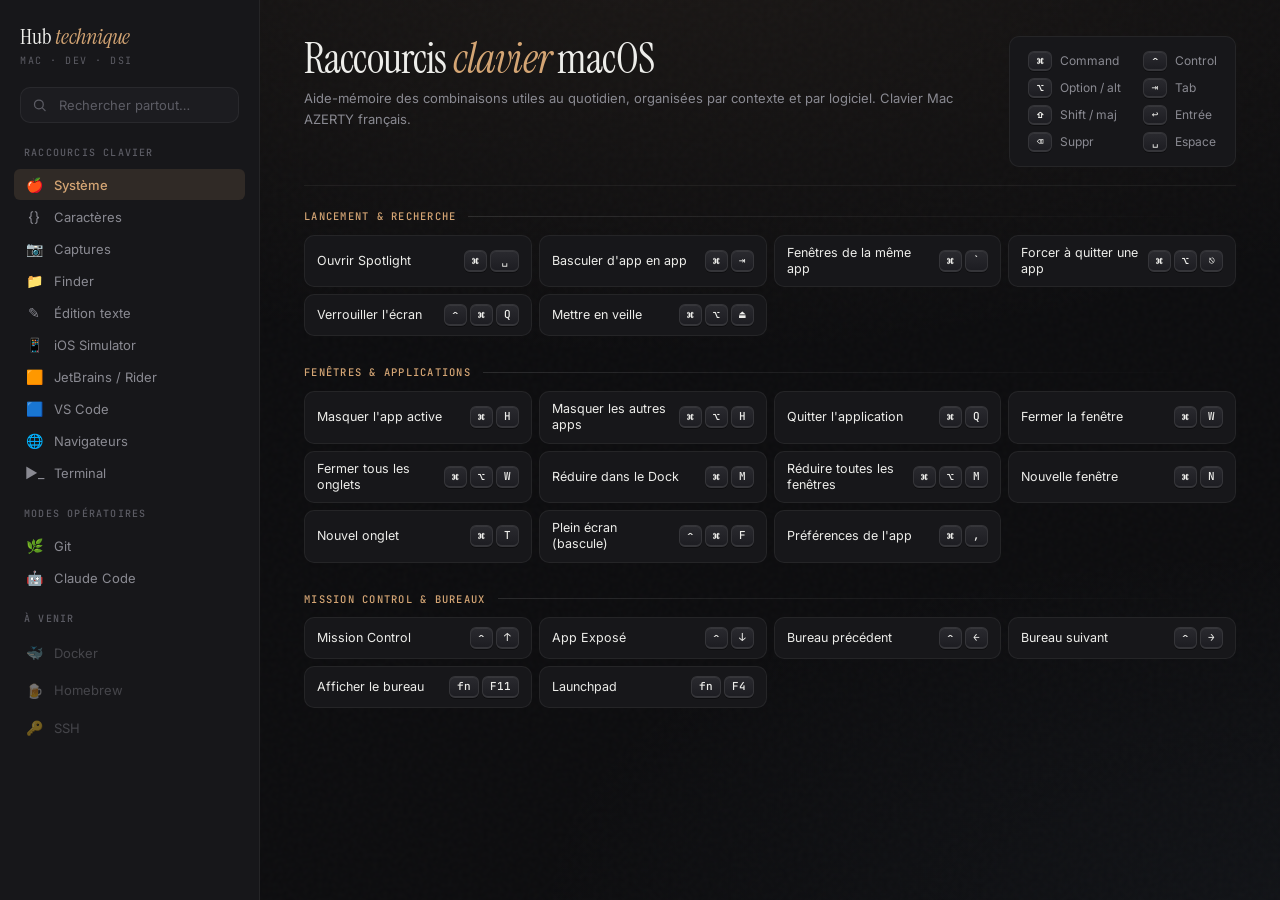
<file: hub-technique.html>
<!DOCTYPE html>
<html lang="fr">
<head>
<meta charset="UTF-8">
<meta name="viewport" content="width=device-width, initial-scale=1.0">
<title>Hub technique — Raccourcis & Modes opératoires</title>
<link rel="preconnect" href="https://fonts.googleapis.com">
<link rel="preconnect" href="https://fonts.gstatic.com" crossorigin>
<link href="https://fonts.googleapis.com/css2?family=Instrument+Serif:ital@0;1&family=Inter:wght@300;400;500;600;700&family=JetBrains+Mono:wght@400;500;600&display=swap" rel="stylesheet">
<style>
  :root {
    --bg:          #0d0d0f;
    --bg-raised:   #17171a;
    --bg-card:     #1c1c20;
    --bg-code:     #0a0a0c;
    --border:      rgba(255, 255, 255, 0.06);
    --border-strong: rgba(255, 255, 255, 0.12);
    --text:        #ededea;
    --text-muted:  #8a8a92;
    --text-dim:    #5c5c64;
    --accent:      #d4a574;
    --accent-soft: #d4a57422;
    --accent-hover: #e8b683;
    --accent-blue: #7aa7d9;
    --accent-green: #7dc89a;
    --accent-red:  #d97a7a;
    --key-bg-top:  #2a2a2f;
    --key-bg-bot:  #1d1d22;
    --key-border:  #353539;
    --key-shadow:  rgba(0, 0, 0, 0.4);
    --radius:      10px;
    --radius-sm:   6px;

    --syntax-keyword: #c792ea;
    --syntax-string:  #c3e88d;
    --syntax-comment: #676e95;
    --syntax-func:    #82aaff;
    --syntax-flag:    #ffcb6b;
  }

  * { box-sizing: border-box; margin: 0; padding: 0; }
  html { scroll-behavior: smooth; }

  body {
    font-family: 'Inter', -apple-system, sans-serif;
    background: var(--bg);
    color: var(--text);
    min-height: 100vh;
    line-height: 1.6;
    background-image:
      radial-gradient(ellipse 80% 50% at 50% -10%, rgba(212, 165, 116, 0.08), transparent),
      radial-gradient(ellipse 60% 40% at 100% 100%, rgba(122, 167, 217, 0.04), transparent);
    background-attachment: fixed;
  }

  body::before {
    content: '';
    position: fixed;
    inset: 0;
    pointer-events: none;
    opacity: 0.025;
    background-image: url("data:image/svg+xml,%3Csvg viewBox='0 0 200 200' xmlns='http://www.w3.org/2000/svg'%3E%3Cfilter id='n'%3E%3CfeTurbulence type='fractalNoise' baseFrequency='0.9'/%3E%3C/filter%3E%3Crect width='100%25' height='100%25' filter='url(%23n)'/%3E%3C/svg%3E");
    z-index: 1;
  }

  /* ============ LAYOUT ============ */
  .app {
    display: grid;
    grid-template-columns: 260px 1fr;
    min-height: 100vh;
    position: relative;
    z-index: 2;
  }

  /* ============ SIDEBAR ============ */
  aside {
    background: var(--bg-raised);
    border-right: 1px solid var(--border);
    padding: 24px 14px;
    position: sticky;
    top: 0;
    height: 100vh;
    overflow-y: auto;
  }

  .brand {
    font-family: 'Instrument Serif', serif;
    font-size: 22px;
    line-height: 1.15;
    margin-bottom: 4px;
    letter-spacing: -0.01em;
    padding: 0 6px;
  }
  .brand em { font-style: italic; color: var(--accent); }

  .brand-sub {
    font-family: 'JetBrains Mono', monospace;
    font-size: 10px;
    letter-spacing: 0.15em;
    text-transform: uppercase;
    color: var(--text-dim);
    margin-bottom: 18px;
    padding: 0 6px;
  }

  /* Global search in sidebar */
  .search-wrapper {
    position: relative;
    margin-bottom: 22px;
    padding: 0 6px;
  }

  .search-wrapper svg {
    position: absolute;
    left: 18px;
    top: 50%;
    transform: translateY(-50%);
    color: var(--text-dim);
    pointer-events: none;
  }

  #global-search {
    width: 100%;
    padding: 9px 14px 9px 38px;
    background: var(--bg-card);
    border: 1px solid var(--border);
    border-radius: var(--radius);
    color: var(--text);
    font-family: 'Inter', sans-serif;
    font-size: 13px;
    transition: all 0.2s;
  }
  #global-search:focus {
    outline: none;
    border-color: var(--accent);
    box-shadow: 0 0 0 3px var(--accent-soft);
  }
  #global-search::placeholder { color: var(--text-dim); }

  .search-hint {
    font-family: 'JetBrains Mono', monospace;
    font-size: 10px;
    color: var(--text-dim);
    margin-top: 6px;
    padding: 0 6px;
  }

  .nav-group { margin-bottom: 18px; }

  .nav-group-title {
    font-family: 'JetBrains Mono', monospace;
    font-size: 10px;
    font-weight: 500;
    letter-spacing: 0.12em;
    text-transform: uppercase;
    color: var(--text-dim);
    margin-bottom: 8px;
    padding: 0 10px;
  }

  .nav-item {
    display: flex;
    align-items: center;
    gap: 10px;
    padding: 7px 10px;
    border-radius: var(--radius-sm);
    color: var(--text-muted);
    text-decoration: none;
    font-size: 13px;
    cursor: pointer;
    transition: all 0.15s;
    margin-bottom: 1px;
    border: none;
    background: none;
    width: 100%;
    text-align: left;
    font-family: inherit;
  }

  .nav-item:hover { background: rgba(255,255,255,0.03); color: var(--text); }

  .nav-item.active {
    background: var(--accent-soft);
    color: var(--accent);
    font-weight: 500;
  }

  .nav-icon {
    font-size: 14px;
    width: 20px;
    text-align: center;
    flex-shrink: 0;
  }

  .nav-sub {
    margin-left: 28px;
    padding-left: 12px;
    border-left: 1px solid var(--border);
    margin-top: 4px;
    margin-bottom: 6px;
    display: none;
  }
  .nav-item.active ~ .nav-sub { display: block; }

  .nav-sub a {
    display: block;
    padding: 4px 10px;
    font-size: 12px;
    color: var(--text-dim);
    text-decoration: none;
    border-radius: var(--radius-sm);
    transition: all 0.15s;
  }

  .nav-sub a:hover { color: var(--text); background: rgba(255,255,255,0.03); }

  /* ============ MAIN ============ */
  main {
    padding: 36px 44px 80px;
    max-width: 1200px;
  }

  .page { display: none; animation: fadeIn 0.25s ease-out; }
  .page.active { display: block; }

  @keyframes fadeIn {
    from { opacity: 0; transform: translateY(3px); }
    to { opacity: 1; transform: translateY(0); }
  }

  /* ============ HEADER commun ============ */
  .page-header {
    margin-bottom: 24px;
    padding-bottom: 18px;
    border-bottom: 1px solid var(--border);
  }

  .page-eyebrow {
    font-family: 'JetBrains Mono', monospace;
    font-size: 11px;
    font-weight: 500;
    letter-spacing: 0.15em;
    text-transform: uppercase;
    color: var(--accent);
    margin-bottom: 8px;
  }

  .page-title {
    font-family: 'Instrument Serif', serif;
    font-size: clamp(30px, 4.5vw, 48px);
    font-weight: 400;
    line-height: 1.1;
    letter-spacing: -0.02em;
    margin-bottom: 8px;
  }
  .page-title em { font-style: italic; color: var(--accent); }

  .page-intro {
    color: var(--text-muted);
    font-size: 14px;
    max-width: 700px;
  }

  /* ============ HEADER SPÉCIFIQUE RACCOURCIS (légende 2 col à droite) ============ */
  .shortcuts-header {
    display: grid;
    grid-template-columns: 1fr auto;
    gap: 32px;
    align-items: start;
    margin-bottom: 22px;
    padding-bottom: 18px;
    border-bottom: 1px solid var(--border);
  }

  .shortcuts-header h1 {
    font-family: 'Instrument Serif', serif;
    font-size: clamp(28px, 3.8vw, 42px);
    font-weight: 400;
    line-height: 1.1;
    letter-spacing: -0.02em;
    margin-bottom: 6px;
    white-space: nowrap;
  }
  .shortcuts-header h1 em { font-style: italic; color: var(--accent); }

  .shortcuts-header .page-intro { margin-bottom: 0; font-size: 13px; }

  .legend {
    display: grid;
    grid-template-columns: repeat(2, auto);
    column-gap: 22px;
    row-gap: 7px;
    padding: 14px 18px;
    background: var(--bg-raised);
    border: 1px solid var(--border);
    border-radius: var(--radius);
  }

  .legend-item {
    display: flex;
    align-items: center;
    gap: 8px;
    font-size: 12px;
    color: var(--text-muted);
    white-space: nowrap;
  }

  .legend-item kbd {
    min-width: 24px;
    font-size: 11px;
    padding: 3px 7px;
  }

  /* ============ SECTIONS (communes) ============ */
  .section {
    margin-bottom: 28px;
    scroll-margin-top: 20px;
  }

  .section-title {
    font-family: 'JetBrains Mono', monospace;
    font-size: 10.5px;
    font-weight: 500;
    letter-spacing: 0.12em;
    text-transform: uppercase;
    color: var(--accent);
    margin-bottom: 10px;
    display: flex;
    align-items: center;
    gap: 12px;
  }

  .section-title::after {
    content: '';
    flex: 1;
    height: 1px;
    background: linear-gradient(to right, var(--border-strong), transparent);
  }

  /* MOP : bigger section titles */
  .mop-section-title {
    font-family: 'Instrument Serif', serif;
    font-size: 28px;
    font-weight: 400;
    line-height: 1.2;
    letter-spacing: -0.01em;
    margin-bottom: 6px;
    color: var(--text);
    text-transform: none;
  }

  .mop-section-title::after { display: none; }

  .section-subtitle {
    color: var(--text-muted);
    font-size: 14px;
    margin-bottom: 18px;
  }

  /* ============ CARTE RACCOURCI (grille 4 col) ============ */
  .grid {
    display: grid;
    grid-template-columns: repeat(4, minmax(0, 1fr));
    gap: 7px;
  }

  .card {
    background: var(--bg-raised);
    border: 1px solid var(--border);
    border-radius: var(--radius);
    padding: 9px 12px;
    display: flex;
    justify-content: space-between;
    align-items: center;
    gap: 10px;
    transition: all 0.15s ease;
    min-width: 0;
  }

  .card:hover {
    background: var(--bg-card);
    border-color: var(--border-strong);
    transform: translateY(-1px);
  }

  .card-desc {
    font-size: 12.5px;
    color: var(--text);
    line-height: 1.3;
    flex: 1;
    min-width: 0;
  }

  .card-desc .tip {
    display: block;
    font-size: 10.5px;
    color: var(--text-dim);
    margin-top: 1px;
    font-style: italic;
  }

  .keys {
    display: flex;
    gap: 3px;
    align-items: center;
    flex-shrink: 0;
  }

  kbd {
    font-family: 'JetBrains Mono', monospace;
    font-size: 11px;
    font-weight: 500;
    padding: 4px 7px;
    min-width: 22px;
    background: linear-gradient(to bottom, var(--key-bg-top), var(--key-bg-bot));
    border: 1px solid var(--key-border);
    border-bottom-width: 2px;
    border-radius: var(--radius-sm);
    color: var(--text);
    box-shadow:
      0 1px 0 var(--key-shadow),
      inset 0 1px 0 rgba(255, 255, 255, 0.06);
    text-align: center;
    display: inline-flex;
    align-items: center;
    justify-content: center;
    line-height: 1;
    white-space: nowrap;
  }

  kbd.wide { padding-left: 10px; padding-right: 10px; }

  /* ============ SCENARIO (MOP) ============ */
  .scenario {
    background: var(--bg-raised);
    border: 1px solid var(--border);
    border-radius: var(--radius);
    padding: 20px 22px;
    margin-bottom: 12px;
    transition: border-color 0.2s;
  }

  .scenario:hover { border-color: var(--border-strong); }

  .scenario-title {
    font-size: 15px;
    font-weight: 600;
    color: var(--text);
    margin-bottom: 8px;
    display: flex;
    align-items: baseline;
    gap: 10px;
  }

  .scenario-title::before {
    content: '';
    width: 4px;
    height: 4px;
    border-radius: 50%;
    background: var(--accent);
    flex-shrink: 0;
    margin-top: 8px;
  }

  .scenario-desc {
    color: var(--text-muted);
    font-size: 13.5px;
    line-height: 1.55;
    margin-bottom: 12px;
    padding-left: 14px;
  }

  .scenario-desc strong { color: var(--text); font-weight: 500; }
  .scenario-desc code {
    font-family: 'JetBrains Mono', monospace;
    font-size: 12px;
    padding: 1px 6px;
    background: var(--bg-code);
    border: 1px solid var(--border);
    border-radius: 4px;
    color: var(--accent);
  }

  /* ============ CODE BLOCK ============ */
  .code-block {
    position: relative;
    background: var(--bg-code);
    border: 1px solid var(--border);
    border-radius: var(--radius-sm);
    margin: 10px 0 6px;
    overflow: hidden;
  }

  .code-header {
    display: flex;
    justify-content: space-between;
    align-items: center;
    padding: 8px 12px;
    border-bottom: 1px solid var(--border);
    background: rgba(255,255,255,0.015);
  }

  .code-lang {
    font-family: 'JetBrains Mono', monospace;
    font-size: 10.5px;
    letter-spacing: 0.1em;
    text-transform: uppercase;
    color: var(--text-dim);
  }

  .copy-btn {
    background: none;
    border: 1px solid var(--border);
    color: var(--text-muted);
    padding: 4px 10px;
    border-radius: 5px;
    font-family: 'JetBrains Mono', monospace;
    font-size: 11px;
    cursor: pointer;
    transition: all 0.15s;
    display: flex;
    align-items: center;
    gap: 5px;
  }

  .copy-btn:hover {
    background: var(--bg-card);
    color: var(--text);
    border-color: var(--border-strong);
  }

  .copy-btn.copied {
    background: var(--accent-soft);
    border-color: var(--accent);
    color: var(--accent);
  }

  pre {
    padding: 14px 16px;
    overflow-x: auto;
    font-family: 'JetBrains Mono', monospace;
    font-size: 13px;
    line-height: 1.6;
    color: var(--text);
  }
  pre code { font-family: inherit; }

  .sh-comment { color: var(--syntax-comment); font-style: italic; }
  .sh-str     { color: var(--syntax-string); }
  .sh-func    { color: var(--syntax-func); }

  /* ============ CALLOUT ============ */
  .callout {
    display: flex;
    gap: 12px;
    padding: 12px 16px;
    background: rgba(122, 167, 217, 0.06);
    border: 1px solid rgba(122, 167, 217, 0.2);
    border-left: 3px solid var(--accent-blue);
    border-radius: var(--radius-sm);
    margin-top: 10px;
    font-size: 13px;
    color: var(--text);
    line-height: 1.5;
  }

  .callout.warn {
    background: rgba(217, 122, 122, 0.06);
    border-color: rgba(217, 122, 122, 0.2);
    border-left-color: var(--accent-red);
  }

  .callout.tip {
    background: rgba(125, 200, 154, 0.06);
    border-color: rgba(125, 200, 154, 0.2);
    border-left-color: var(--accent-green);
  }

  .callout-icon {
    flex-shrink: 0;
    font-size: 14px;
    line-height: 1.5;
  }

  .callout strong { color: var(--text); font-weight: 600; }

  /* ============ PROJECT CARDS ============ */
  .project-grid {
    display: grid;
    grid-template-columns: repeat(auto-fill, minmax(420px, 1fr));
    gap: 14px;
    margin-top: 6px;
  }

  .project {
    background: var(--bg-raised);
    border: 1px solid var(--border);
    border-radius: var(--radius);
    padding: 20px 22px;
    transition: all 0.2s;
    display: flex;
    flex-direction: column;
  }

  .project:hover {
    border-color: var(--border-strong);
    transform: translateY(-2px);
  }

  .project-header {
    display: flex;
    justify-content: space-between;
    align-items: center;
    margin-bottom: 10px;
    gap: 12px;
  }

  .project-title {
    font-size: 15px;
    font-weight: 600;
    color: var(--text);
  }

  .project-badge {
    font-family: 'JetBrains Mono', monospace;
    font-size: 10px;
    font-weight: 500;
    letter-spacing: 0.08em;
    text-transform: uppercase;
    padding: 3px 8px;
    border-radius: 4px;
    white-space: nowrap;
    flex-shrink: 0;
  }

  .badge-l1 { background: rgba(125, 200, 154, 0.12); color: var(--accent-green); }
  .badge-l2 { background: rgba(255, 203, 107, 0.12); color: var(--syntax-flag); }
  .badge-l3 { background: rgba(217, 122, 122, 0.12); color: var(--accent-red); }
  .badge-l4 { background: rgba(199, 146, 234, 0.12); color: var(--syntax-keyword); }

  .project-desc {
    color: var(--text-muted);
    font-size: 13px;
    line-height: 1.65;
    margin-bottom: 14px;
    flex: 1;
  }

  .project-prompt-label {
    font-family: 'JetBrains Mono', monospace;
    font-size: 10px;
    letter-spacing: 0.1em;
    text-transform: uppercase;
    color: var(--text-dim);
    margin-bottom: 6px;
  }

  .level-title {
    font-family: 'Instrument Serif', serif;
    font-size: 22px;
    font-weight: 400;
    margin: 28px 0 8px;
  }

  .level-subtitle {
    color: var(--text-muted);
    font-size: 13px;
    margin-bottom: 16px;
  }

  /* ============ TABLE ============ */
  .table-wrap {
    background: var(--bg-raised);
    border: 1px solid var(--border);
    border-radius: var(--radius);
    overflow: hidden;
    margin-bottom: 14px;
  }

  table { width: 100%; border-collapse: collapse; }

  th, td {
    padding: 10px 16px;
    text-align: left;
    font-size: 13px;
    border-bottom: 1px solid var(--border);
  }

  th {
    background: rgba(255,255,255,0.02);
    font-weight: 500;
    color: var(--text-dim);
    font-family: 'JetBrains Mono', monospace;
    font-size: 10.5px;
    letter-spacing: 0.1em;
    text-transform: uppercase;
  }

  td:first-child code {
    font-family: 'JetBrains Mono', monospace;
    font-size: 12.5px;
    color: var(--accent);
    background: var(--bg-code);
    padding: 2px 7px;
    border-radius: 4px;
    border: 1px solid var(--border);
  }

  tbody tr:last-child td { border-bottom: none; }
  tbody tr:hover { background: rgba(255,255,255,0.015); }

  /* ============ SEARCH RESULTS ============ */
  .no-results {
    text-align: center;
    padding: 48px 20px;
    color: var(--text-muted);
    font-size: 14px;
    display: none;
  }
  .no-results.show { display: block; }

  .search-mode-banner {
    background: var(--accent-soft);
    border: 1px solid var(--accent);
    border-radius: var(--radius-sm);
    padding: 10px 14px;
    margin-bottom: 16px;
    font-size: 12.5px;
    color: var(--accent);
    display: none;
  }
  .search-mode-banner.show { display: block; }

  /* ============ MOBILE ============ */
  .menu-toggle {
    display: none;
    position: fixed;
    top: 16px;
    left: 16px;
    z-index: 100;
    background: var(--bg-raised);
    border: 1px solid var(--border);
    color: var(--text);
    padding: 8px 12px;
    border-radius: var(--radius-sm);
    cursor: pointer;
    font-family: inherit;
  }

  @media (max-width: 1200px) {
    .grid { grid-template-columns: repeat(3, minmax(0, 1fr)); }
  }

  @media (max-width: 900px) {
    .app { grid-template-columns: 1fr; }
    aside {
      position: fixed;
      left: -280px;
      top: 0;
      z-index: 99;
      width: 260px;
      transition: left 0.3s ease;
      box-shadow: 8px 0 24px rgba(0,0,0,0.4);
    }
    aside.open { left: 0; }
    main { padding: 64px 24px 60px; }
    .menu-toggle { display: block; }
    .project-grid { grid-template-columns: 1fr; }
    .grid { grid-template-columns: repeat(2, minmax(0, 1fr)); }
    .shortcuts-header { grid-template-columns: 1fr; gap: 18px; }
    .shortcuts-header h1 { white-space: normal; }
  }

  @media (max-width: 600px) {
    .grid { grid-template-columns: 1fr; }
    .legend { grid-template-columns: 1fr 1fr; }
  }

  ::-webkit-scrollbar { width: 8px; height: 8px; }
  ::-webkit-scrollbar-track { background: transparent; }
  ::-webkit-scrollbar-thumb { background: var(--border-strong); border-radius: 4px; }
  ::-webkit-scrollbar-thumb:hover { background: rgba(255,255,255,0.2); }
</style>
</head>
<body>

<button class="menu-toggle" id="menuToggle">☰ Menu</button>

<div class="app">

  <!-- ============ SIDEBAR ============ -->
  <aside id="sidebar">
    <div class="brand">Hub <em>technique</em></div>
    <div class="brand-sub">Mac · Dev · DSI</div>

    <div class="search-wrapper">
      <svg width="15" height="15" viewBox="0 0 24 24" fill="none" stroke="currentColor" stroke-width="2" stroke-linecap="round" stroke-linejoin="round">
        <circle cx="11" cy="11" r="7"></circle>
        <line x1="21" y1="21" x2="16.65" y2="16.65"></line>
      </svg>
      <input type="search" id="global-search" placeholder="Rechercher partout…" autocomplete="off">
    </div>

    <div class="nav-group">
      <div class="nav-group-title">Raccourcis clavier</div>
      <button class="nav-item active" data-page="system"><span class="nav-icon">🍎</span><span>Système</span></button>
      <button class="nav-item" data-page="chars"><span class="nav-icon">{}</span><span>Caractères</span></button>
      <button class="nav-item" data-page="screenshot"><span class="nav-icon">📷</span><span>Captures</span></button>
      <button class="nav-item" data-page="finder"><span class="nav-icon">📁</span><span>Finder</span></button>
      <button class="nav-item" data-page="text"><span class="nav-icon">✎</span><span>Édition texte</span></button>
      <button class="nav-item" data-page="simulator"><span class="nav-icon">📱</span><span>iOS Simulator</span></button>
      <button class="nav-item" data-page="jetbrains"><span class="nav-icon">🟧</span><span>JetBrains / Rider</span></button>
      <button class="nav-item" data-page="vscode"><span class="nav-icon">🟦</span><span>VS Code</span></button>
      <button class="nav-item" data-page="browser"><span class="nav-icon">🌐</span><span>Navigateurs</span></button>
      <button class="nav-item" data-page="terminal"><span class="nav-icon">▶_</span><span>Terminal</span></button>
    </div>

    <div class="nav-group">
      <div class="nav-group-title">Modes opératoires</div>
      <button class="nav-item" data-page="git"><span class="nav-icon">🌿</span><span>Git</span></button>
      <div class="nav-sub">
        <a href="#git-concepts">Concepts de base</a>
        <a href="#git-config">Configuration initiale</a>
        <a href="#git-quotidien">Travail au quotidien</a>
        <a href="#git-branches">Branches & fusion</a>
        <a href="#git-erreurs">Rattraper une erreur</a>
        <a href="#git-collab">Collaboration (push/pull)</a>
        <a href="#git-cheatsheet">Cheat sheet</a>
      </div>
      <button class="nav-item" data-page="claude-code"><span class="nav-icon">🤖</span><span>Claude Code</span></button>
      <div class="nav-sub">
        <a href="#cc-installation">Installation</a>
        <a href="#cc-premier-pas">Premiers pas</a>
        <a href="#cc-scenarios">Scénarios courants</a>
        <a href="#cc-slash">Commandes slash</a>
        <a href="#cc-bonnes-pratiques">Bonnes pratiques</a>
        <a href="#cc-projets">Idées de projets</a>
      </div>
    </div>

    <div class="nav-group">
      <div class="nav-group-title">À venir</div>
      <div class="nav-item" style="opacity:0.4;cursor:default"><span class="nav-icon">🐳</span><span>Docker</span></div>
      <div class="nav-item" style="opacity:0.4;cursor:default"><span class="nav-icon">🍺</span><span>Homebrew</span></div>
      <div class="nav-item" style="opacity:0.4;cursor:default"><span class="nav-icon">🔑</span><span>SSH</span></div>
    </div>
  </aside>

  <main>

    <div class="search-mode-banner" id="searchBanner">
      🔍 Recherche globale active — résultats filtrés dans toutes les catégories. Appuie sur <kbd style="padding:1px 6px;font-size:10px">Échap</kbd> pour effacer.
    </div>

    <div class="no-results" id="noResults">Aucun résultat pour ta recherche.</div>

    <!-- ================ SHORTCUTS HEADER (visible uniquement sur pages de raccourcis) ================ -->
    <div class="shortcuts-header" id="shortcutsHeader">
      <div>
        <h1>Raccourcis <em>clavier</em> macOS</h1>
        <p class="page-intro">Aide-mémoire des combinaisons utiles au quotidien, organisées par contexte et par logiciel. Clavier Mac AZERTY français.</p>
      </div>
      <div class="legend">
        <div class="legend-item"><kbd>⌘</kbd> Command</div>
        <div class="legend-item"><kbd>⌃</kbd> Control</div>
        <div class="legend-item"><kbd>⌥</kbd> Option / alt</div>
        <div class="legend-item"><kbd>⇥</kbd> Tab</div>
        <div class="legend-item"><kbd>⇧</kbd> Shift / maj</div>
        <div class="legend-item"><kbd>↩</kbd> Entrée</div>
        <div class="legend-item"><kbd>⌫</kbd> Suppr</div>
        <div class="legend-item"><kbd>␣</kbd> Espace</div>
      </div>
    </div>

    <!-- =================================================================== -->
    <!-- RACCOURCIS : SYSTÈME                                                -->
    <!-- =================================================================== -->
    <div class="page active" data-page="system" data-type="shortcuts">
      <div class="section"><div class="section-title">Lancement & recherche</div>
        <div class="grid">
          <div class="card"><span class="card-desc">Ouvrir Spotlight</span><span class="keys"><kbd>⌘</kbd><kbd class="wide">␣</kbd></span></div>
          <div class="card"><span class="card-desc">Basculer d'app en app</span><span class="keys"><kbd>⌘</kbd><kbd>⇥</kbd></span></div>
          <div class="card"><span class="card-desc">Fenêtres de la même app</span><span class="keys"><kbd>⌘</kbd><kbd>`</kbd></span></div>
          <div class="card"><span class="card-desc">Forcer à quitter une app</span><span class="keys"><kbd>⌘</kbd><kbd>⌥</kbd><kbd>⎋</kbd></span></div>
          <div class="card"><span class="card-desc">Verrouiller l'écran</span><span class="keys"><kbd>⌃</kbd><kbd>⌘</kbd><kbd>Q</kbd></span></div>
          <div class="card"><span class="card-desc">Mettre en veille</span><span class="keys"><kbd>⌘</kbd><kbd>⌥</kbd><kbd>⏏</kbd></span></div>
        </div>
      </div>
      <div class="section"><div class="section-title">Fenêtres & applications</div>
        <div class="grid">
          <div class="card"><span class="card-desc">Masquer l'app active</span><span class="keys"><kbd>⌘</kbd><kbd>H</kbd></span></div>
          <div class="card"><span class="card-desc">Masquer les autres apps</span><span class="keys"><kbd>⌘</kbd><kbd>⌥</kbd><kbd>H</kbd></span></div>
          <div class="card"><span class="card-desc">Quitter l'application</span><span class="keys"><kbd>⌘</kbd><kbd>Q</kbd></span></div>
          <div class="card"><span class="card-desc">Fermer la fenêtre</span><span class="keys"><kbd>⌘</kbd><kbd>W</kbd></span></div>
          <div class="card"><span class="card-desc">Fermer tous les onglets</span><span class="keys"><kbd>⌘</kbd><kbd>⌥</kbd><kbd>W</kbd></span></div>
          <div class="card"><span class="card-desc">Réduire dans le Dock</span><span class="keys"><kbd>⌘</kbd><kbd>M</kbd></span></div>
          <div class="card"><span class="card-desc">Réduire toutes les fenêtres</span><span class="keys"><kbd>⌘</kbd><kbd>⌥</kbd><kbd>M</kbd></span></div>
          <div class="card"><span class="card-desc">Nouvelle fenêtre</span><span class="keys"><kbd>⌘</kbd><kbd>N</kbd></span></div>
          <div class="card"><span class="card-desc">Nouvel onglet</span><span class="keys"><kbd>⌘</kbd><kbd>T</kbd></span></div>
          <div class="card"><span class="card-desc">Plein écran (bascule)</span><span class="keys"><kbd>⌃</kbd><kbd>⌘</kbd><kbd>F</kbd></span></div>
          <div class="card"><span class="card-desc">Préférences de l'app</span><span class="keys"><kbd>⌘</kbd><kbd>,</kbd></span></div>
        </div>
      </div>
      <div class="section"><div class="section-title">Mission Control & bureaux</div>
        <div class="grid">
          <div class="card"><span class="card-desc">Mission Control</span><span class="keys"><kbd>⌃</kbd><kbd>↑</kbd></span></div>
          <div class="card"><span class="card-desc">App Exposé</span><span class="keys"><kbd>⌃</kbd><kbd>↓</kbd></span></div>
          <div class="card"><span class="card-desc">Bureau précédent</span><span class="keys"><kbd>⌃</kbd><kbd>←</kbd></span></div>
          <div class="card"><span class="card-desc">Bureau suivant</span><span class="keys"><kbd>⌃</kbd><kbd>→</kbd></span></div>
          <div class="card"><span class="card-desc">Afficher le bureau</span><span class="keys"><kbd>fn</kbd><kbd>F11</kbd></span></div>
          <div class="card"><span class="card-desc">Launchpad</span><span class="keys"><kbd>fn</kbd><kbd>F4</kbd></span></div>
        </div>
      </div>
    </div>

    <!-- =================================================================== -->
    <!-- RACCOURCIS : CARACTÈRES                                             -->
    <!-- =================================================================== -->
    <div class="page" data-page="chars" data-type="shortcuts">
      <div class="section"><div class="section-title">Crochets & accolades (AZERTY Mac)</div>
        <div class="grid">
          <div class="card"><span class="card-desc">Crochet ouvrant <strong>[</strong></span><span class="keys"><kbd>⌥</kbd><kbd>⇧</kbd><kbd>(</kbd></span></div>
          <div class="card"><span class="card-desc">Crochet fermant <strong>]</strong></span><span class="keys"><kbd>⌥</kbd><kbd>⇧</kbd><kbd>)</kbd></span></div>
          <div class="card"><span class="card-desc">Accolade ouvrante <strong>{</strong></span><span class="keys"><kbd>⌥</kbd><kbd>(</kbd></span></div>
          <div class="card"><span class="card-desc">Accolade fermante <strong>}</strong></span><span class="keys"><kbd>⌥</kbd><kbd>)</kbd></span></div>
          <div class="card"><span class="card-desc">Pipe <strong>|</strong></span><span class="keys"><kbd>⌥</kbd><kbd>⇧</kbd><kbd>L</kbd></span></div>
          <div class="card"><span class="card-desc">Anti-slash <strong>\</strong></span><span class="keys"><kbd>⌥</kbd><kbd>⇧</kbd><kbd>/</kbd></span></div>
        </div>
      </div>
      <div class="section"><div class="section-title">Programmation & web</div>
        <div class="grid">
          <div class="card"><span class="card-desc">Arobase <strong>@</strong></span><span class="keys"><kbd>@</kbd></span></div>
          <div class="card"><span class="card-desc">Dièse <strong>#</strong></span><span class="keys"><kbd>⌥</kbd><kbd>⇧</kbd><kbd>@</kbd></span></div>
          <div class="card"><span class="card-desc">Tilde <strong>~</strong> <span class="tip">puis espace</span></span><span class="keys"><kbd>⌥</kbd><kbd>N</kbd></span></div>
          <div class="card"><span class="card-desc">Backtick <strong>`</strong> <span class="tip">puis espace</span></span><span class="keys"><kbd>⌥</kbd><kbd>⇧</kbd><kbd>@</kbd></span></div>
          <div class="card"><span class="card-desc">Esperluette <strong>&</strong></span><span class="keys"><kbd>1</kbd></span></div>
          <div class="card"><span class="card-desc">Euro <strong>€</strong></span><span class="keys"><kbd>⌥</kbd><kbd>$</kbd></span></div>
          <div class="card"><span class="card-desc">Dollar <strong>$</strong></span><span class="keys"><kbd>$</kbd></span></div>
          <div class="card"><span class="card-desc">Livre <strong>£</strong></span><span class="keys"><kbd>⇧</kbd><kbd>$</kbd></span></div>
        </div>
      </div>
      <div class="section"><div class="section-title">Typographie & symboles</div>
        <div class="grid">
          <div class="card"><span class="card-desc">Points suspension <strong>…</strong></span><span class="keys"><kbd>⌥</kbd><kbd>;</kbd></span></div>
          <div class="card"><span class="card-desc">Puce <strong>•</strong></span><span class="keys"><kbd>⌥</kbd><kbd>⇧</kbd><kbd>:</kbd></span></div>
          <div class="card"><span class="card-desc">Tiret cadratin <strong>—</strong></span><span class="keys"><kbd>⌥</kbd><kbd>⇧</kbd><kbd>-</kbd></span></div>
          <div class="card"><span class="card-desc">Tiret demi-cadratin <strong>–</strong></span><span class="keys"><kbd>⌥</kbd><kbd>-</kbd></span></div>
          <div class="card"><span class="card-desc">Guillemets fr. <strong>«</strong></span><span class="keys"><kbd>⌥</kbd><kbd>7</kbd></span></div>
          <div class="card"><span class="card-desc">Guillemets fr. <strong>»</strong></span><span class="keys"><kbd>⌥</kbd><kbd>⇧</kbd><kbd>7</kbd></span></div>
          <div class="card"><span class="card-desc">Copyright <strong>©</strong></span><span class="keys"><kbd>⌥</kbd><kbd>C</kbd></span></div>
          <div class="card"><span class="card-desc">Registered <strong>®</strong></span><span class="keys"><kbd>⌥</kbd><kbd>R</kbd></span></div>
          <div class="card"><span class="card-desc">Trademark <strong>™</strong></span><span class="keys"><kbd>⌥</kbd><kbd>⇧</kbd><kbd>2</kbd></span></div>
          <div class="card"><span class="card-desc">Œ majuscule</span><span class="keys"><kbd>⌥</kbd><kbd>O</kbd></span></div>
          <div class="card"><span class="card-desc">Æ majuscule</span><span class="keys"><kbd>⌥</kbd><kbd>A</kbd></span></div>
          <div class="card"><span class="card-desc">Ç majuscule</span><span class="keys"><kbd>⌥</kbd><kbd>⇧</kbd><kbd>Ç</kbd></span></div>
        </div>
      </div>
      <div class="section"><div class="section-title">Mathématiques & scientifique</div>
        <div class="grid">
          <div class="card"><span class="card-desc">Différent de <strong>≠</strong></span><span class="keys"><kbd>⌥</kbd><kbd>=</kbd></span></div>
          <div class="card"><span class="card-desc">Plus ou moins <strong>±</strong></span><span class="keys"><kbd>⌥</kbd><kbd>⇧</kbd><kbd>=</kbd></span></div>
          <div class="card"><span class="card-desc">Inférieur ou égal <strong>≤</strong></span><span class="keys"><kbd>⌥</kbd><kbd>&lt;</kbd></span></div>
          <div class="card"><span class="card-desc">Supérieur ou égal <strong>≥</strong></span><span class="keys"><kbd>⌥</kbd><kbd>⇧</kbd><kbd>&lt;</kbd></span></div>
          <div class="card"><span class="card-desc">Infini <strong>∞</strong></span><span class="keys"><kbd>⌥</kbd><kbd>B</kbd></span></div>
          <div class="card"><span class="card-desc">Racine carrée <strong>√</strong></span><span class="keys"><kbd>⌥</kbd><kbd>V</kbd></span></div>
          <div class="card"><span class="card-desc">Pi <strong>π</strong></span><span class="keys"><kbd>⌥</kbd><kbd>P</kbd></span></div>
          <div class="card"><span class="card-desc">Micro <strong>µ</strong></span><span class="keys"><kbd>⌥</kbd><kbd>M</kbd></span></div>
          <div class="card"><span class="card-desc">Oméga <strong>Ω</strong></span><span class="keys"><kbd>⌥</kbd><kbd>Z</kbd></span></div>
          <div class="card"><span class="card-desc">Degré <strong>°</strong></span><span class="keys"><kbd>⌥</kbd><kbd>⇧</kbd><kbd>K</kbd></span></div>
        </div>
      </div>
      <div class="section"><div class="section-title">Visualiseur & émojis</div>
        <div class="grid">
          <div class="card"><span class="card-desc">Visualiseur de clavier</span><span class="keys"><kbd>⌘</kbd><kbd>⌥</kbd><kbd>␣</kbd></span></div>
          <div class="card"><span class="card-desc">Sélecteur d'émojis & symboles</span><span class="keys"><kbd>⌃</kbd><kbd>⌘</kbd><kbd>␣</kbd></span></div>
        </div>
      </div>
    </div>

    <!-- =================================================================== -->
    <!-- RACCOURCIS : CAPTURES                                               -->
    <!-- =================================================================== -->
    <div class="page" data-page="screenshot" data-type="shortcuts">
      <div class="section"><div class="section-title">Captures d'écran</div>
        <div class="grid">
          <div class="card"><span class="card-desc">Écran entier</span><span class="keys"><kbd>⌘</kbd><kbd>⇧</kbd><kbd>3</kbd></span></div>
          <div class="card"><span class="card-desc">Zone sélectionnée</span><span class="keys"><kbd>⌘</kbd><kbd>⇧</kbd><kbd>4</kbd></span></div>
          <div class="card"><span class="card-desc">Fenêtre <span class="tip">⌘⇧4 puis espace</span></span><span class="keys"><kbd>⌘</kbd><kbd>⇧</kbd><kbd>4</kbd><kbd>␣</kbd></span></div>
          <div class="card"><span class="card-desc">Barre d'outils avancée</span><span class="keys"><kbd>⌘</kbd><kbd>⇧</kbd><kbd>5</kbd></span></div>
          <div class="card"><span class="card-desc">Touch Bar</span><span class="keys"><kbd>⌘</kbd><kbd>⇧</kbd><kbd>6</kbd></span></div>
          <div class="card"><span class="card-desc">Enregistrement vidéo</span><span class="keys"><kbd>⌘</kbd><kbd>⇧</kbd><kbd>5</kbd></span></div>
          <div class="card"><span class="card-desc">Copier vers presse-papier <span class="tip">ajouter ⌃</span></span><span class="keys"><kbd>+</kbd><kbd>⌃</kbd></span></div>
          <div class="card"><span class="card-desc">Annuler capture en cours</span><span class="keys"><kbd>⎋</kbd></span></div>
        </div>
      </div>
    </div>

    <!-- =================================================================== -->
    <!-- RACCOURCIS : FINDER                                                 -->
    <!-- =================================================================== -->
    <div class="page" data-page="finder" data-type="shortcuts">
      <div class="section"><div class="section-title">Fichiers & dossiers</div>
        <div class="grid">
          <div class="card"><span class="card-desc">Nouveau dossier</span><span class="keys"><kbd>⌘</kbd><kbd>⇧</kbd><kbd>N</kbd></span></div>
          <div class="card"><span class="card-desc">Dossier intelligent</span><span class="keys"><kbd>⌘</kbd><kbd>⌥</kbd><kbd>N</kbd></span></div>
          <div class="card"><span class="card-desc">Dupliquer l'élément</span><span class="keys"><kbd>⌘</kbd><kbd>D</kbd></span></div>
          <div class="card"><span class="card-desc">Ouvrir l'élément</span><span class="keys"><kbd>⌘</kbd><kbd>O</kbd></span></div>
          <div class="card"><span class="card-desc">Aperçu rapide</span><span class="keys"><kbd>␣</kbd></span></div>
          <div class="card"><span class="card-desc">Obtenir les infos</span><span class="keys"><kbd>⌘</kbd><kbd>I</kbd></span></div>
          <div class="card"><span class="card-desc">Renommer</span><span class="keys"><kbd>↩</kbd></span></div>
          <div class="card"><span class="card-desc">Mettre à la corbeille</span><span class="keys"><kbd>⌘</kbd><kbd>⌫</kbd></span></div>
          <div class="card"><span class="card-desc">Vider la corbeille</span><span class="keys"><kbd>⌘</kbd><kbd>⇧</kbd><kbd>⌫</kbd></span></div>
          <div class="card"><span class="card-desc">Supprimer définitivement</span><span class="keys"><kbd>⌘</kbd><kbd>⌥</kbd><kbd>⌫</kbd></span></div>
          <div class="card"><span class="card-desc">Copier</span><span class="keys"><kbd>⌘</kbd><kbd>C</kbd></span></div>
          <div class="card"><span class="card-desc">Coller</span><span class="keys"><kbd>⌘</kbd><kbd>V</kbd></span></div>
          <div class="card"><span class="card-desc"><strong>Déplacer</strong> (au lieu de copier)</span><span class="keys"><kbd>⌘</kbd><kbd>⌥</kbd><kbd>V</kbd></span></div>
        </div>
      </div>
      <div class="section"><div class="section-title">Navigation</div>
        <div class="grid">
          <div class="card"><span class="card-desc">Aller à un dossier (chemin)</span><span class="keys"><kbd>⌘</kbd><kbd>⇧</kbd><kbd>G</kbd></span></div>
          <div class="card"><span class="card-desc">Dossier Départ</span><span class="keys"><kbd>⌘</kbd><kbd>⇧</kbd><kbd>H</kbd></span></div>
          <div class="card"><span class="card-desc">Applications</span><span class="keys"><kbd>⌘</kbd><kbd>⇧</kbd><kbd>A</kbd></span></div>
          <div class="card"><span class="card-desc">Bureau</span><span class="keys"><kbd>⌘</kbd><kbd>⇧</kbd><kbd>D</kbd></span></div>
          <div class="card"><span class="card-desc">iCloud Drive</span><span class="keys"><kbd>⌘</kbd><kbd>⇧</kbd><kbd>I</kbd></span></div>
          <div class="card"><span class="card-desc">Dossier parent</span><span class="keys"><kbd>⌘</kbd><kbd>↑</kbd></span></div>
          <div class="card"><span class="card-desc">Ouvrir le dossier</span><span class="keys"><kbd>⌘</kbd><kbd>↓</kbd></span></div>
          <div class="card"><span class="card-desc">Chemin d'accès complet</span><span class="keys"><kbd>⌘</kbd><kbd>⌥</kbd><kbd>P</kbd></span></div>
        </div>
      </div>
      <div class="section"><div class="section-title">Affichage</div>
        <div class="grid">
          <div class="card"><span class="card-desc">Vue icônes</span><span class="keys"><kbd>⌘</kbd><kbd>1</kbd></span></div>
          <div class="card"><span class="card-desc">Vue liste</span><span class="keys"><kbd>⌘</kbd><kbd>2</kbd></span></div>
          <div class="card"><span class="card-desc">Vue colonnes</span><span class="keys"><kbd>⌘</kbd><kbd>3</kbd></span></div>
          <div class="card"><span class="card-desc">Vue galerie</span><span class="keys"><kbd>⌘</kbd><kbd>4</kbd></span></div>
          <div class="card"><span class="card-desc">Fichiers cachés</span><span class="keys"><kbd>⌘</kbd><kbd>⇧</kbd><kbd>.</kbd></span></div>
          <div class="card"><span class="card-desc">Barre latérale</span><span class="keys"><kbd>⌘</kbd><kbd>⌥</kbd><kbd>S</kbd></span></div>
        </div>
      </div>
    </div>

    <!-- =================================================================== -->
    <!-- RACCOURCIS : ÉDITION TEXTE                                          -->
    <!-- =================================================================== -->
    <div class="page" data-page="text" data-type="shortcuts">
      <div class="section"><div class="section-title">Sélection & navigation</div>
        <div class="grid">
          <div class="card"><span class="card-desc">Tout sélectionner</span><span class="keys"><kbd>⌘</kbd><kbd>A</kbd></span></div>
          <div class="card"><span class="card-desc">Sélect. mot par mot</span><span class="keys"><kbd>⌥</kbd><kbd>⇧</kbd><kbd>←/→</kbd></span></div>
          <div class="card"><span class="card-desc">Sélect. début/fin ligne</span><span class="keys"><kbd>⌘</kbd><kbd>⇧</kbd><kbd>←/→</kbd></span></div>
          <div class="card"><span class="card-desc">Sélect. début/fin doc.</span><span class="keys"><kbd>⌘</kbd><kbd>⇧</kbd><kbd>↑/↓</kbd></span></div>
          <div class="card"><span class="card-desc">Mot préc. / suivant</span><span class="keys"><kbd>⌥</kbd><kbd>←/→</kbd></span></div>
          <div class="card"><span class="card-desc">Début / fin de ligne</span><span class="keys"><kbd>⌘</kbd><kbd>←/→</kbd></span></div>
          <div class="card"><span class="card-desc">Début / fin document</span><span class="keys"><kbd>⌘</kbd><kbd>↑/↓</kbd></span></div>
        </div>
      </div>
      <div class="section"><div class="section-title">Suppression</div>
        <div class="grid">
          <div class="card"><span class="card-desc">Supprimer le mot préc.</span><span class="keys"><kbd>⌥</kbd><kbd>⌫</kbd></span></div>
          <div class="card"><span class="card-desc">Effacer début de ligne</span><span class="keys"><kbd>⌘</kbd><kbd>⌫</kbd></span></div>
          <div class="card"><span class="card-desc">Suppr. caractère suivant <span class="tip">= Delete Windows</span></span><span class="keys"><kbd>fn</kbd><kbd>⌫</kbd></span></div>
        </div>
      </div>
      <div class="section"><div class="section-title">Copier, coller, rechercher</div>
        <div class="grid">
          <div class="card"><span class="card-desc">Copier</span><span class="keys"><kbd>⌘</kbd><kbd>C</kbd></span></div>
          <div class="card"><span class="card-desc">Couper</span><span class="keys"><kbd>⌘</kbd><kbd>X</kbd></span></div>
          <div class="card"><span class="card-desc">Coller</span><span class="keys"><kbd>⌘</kbd><kbd>V</kbd></span></div>
          <div class="card"><span class="card-desc">Coller sans mise en forme</span><span class="keys"><kbd>⌘</kbd><kbd>⌥</kbd><kbd>⇧</kbd><kbd>V</kbd></span></div>
          <div class="card"><span class="card-desc">Annuler</span><span class="keys"><kbd>⌘</kbd><kbd>Z</kbd></span></div>
          <div class="card"><span class="card-desc">Rétablir</span><span class="keys"><kbd>⌘</kbd><kbd>⇧</kbd><kbd>Z</kbd></span></div>
          <div class="card"><span class="card-desc">Rechercher</span><span class="keys"><kbd>⌘</kbd><kbd>F</kbd></span></div>
          <div class="card"><span class="card-desc">Occurrence suivante</span><span class="keys"><kbd>⌘</kbd><kbd>G</kbd></span></div>
          <div class="card"><span class="card-desc">Occurrence précédente</span><span class="keys"><kbd>⌘</kbd><kbd>⇧</kbd><kbd>G</kbd></span></div>
        </div>
      </div>
    </div>

    <!-- =================================================================== -->
    <!-- RACCOURCIS : iOS SIMULATOR                                          -->
    <!-- =================================================================== -->
    <div class="page" data-page="simulator" data-type="shortcuts">
      <div class="section"><div class="section-title">Application & fenêtre</div>
        <div class="grid">
          <div class="card"><span class="card-desc"><strong>Réduire l'app</strong> (Home)</span><span class="keys"><kbd>⌘</kbd><kbd>⇧</kbd><kbd>H</kbd></span></div>
          <div class="card"><span class="card-desc">Double Home (Switcher)</span><span class="keys"><kbd>⌘</kbd><kbd>⇧</kbd><kbd>H</kbd><kbd>×2</kbd></span></div>
          <div class="card"><span class="card-desc"><strong>Fermer</strong> Simulator</span><span class="keys"><kbd>⌘</kbd><kbd>Q</kbd></span></div>
          <div class="card"><span class="card-desc">Fermer la fenêtre</span><span class="keys"><kbd>⌘</kbd><kbd>W</kbd></span></div>
          <div class="card"><span class="card-desc">Verrouiller l'appareil</span><span class="keys"><kbd>⌘</kbd><kbd>L</kbd></span></div>
        </div>
      </div>
      <div class="section"><div class="section-title">Interaction</div>
        <div class="grid">
          <div class="card"><span class="card-desc">Clavier logiciel</span><span class="keys"><kbd>⌘</kbd><kbd>K</kbd></span></div>
          <div class="card"><span class="card-desc">Utiliser clavier Mac</span><span class="keys"><kbd>⌘</kbd><kbd>⇧</kbd><kbd>K</kbd></span></div>
          <div class="card"><span class="card-desc">Shake gesture</span><span class="keys"><kbd>⌃</kbd><kbd>⌘</kbd><kbd>Z</kbd></span></div>
          <div class="card"><span class="card-desc">Siri</span><span class="keys"><kbd>⌘</kbd><kbd>⇧</kbd><kbd>S</kbd></span></div>
        </div>
      </div>
      <div class="section"><div class="section-title">Affichage & rotation</div>
        <div class="grid">
          <div class="card"><span class="card-desc">Rotation gauche</span><span class="keys"><kbd>⌘</kbd><kbd>←</kbd></span></div>
          <div class="card"><span class="card-desc">Rotation droite</span><span class="keys"><kbd>⌘</kbd><kbd>→</kbd></span></div>
          <div class="card"><span class="card-desc">Taille physique</span><span class="keys"><kbd>⌘</kbd><kbd>1</kbd></span></div>
          <div class="card"><span class="card-desc">Échelle 75%</span><span class="keys"><kbd>⌘</kbd><kbd>2</kbd></span></div>
          <div class="card"><span class="card-desc">Échelle 50%</span><span class="keys"><kbd>⌘</kbd><kbd>3</kbd></span></div>
          <div class="card"><span class="card-desc">Échelle 33%</span><span class="keys"><kbd>⌘</kbd><kbd>4</kbd></span></div>
          <div class="card"><span class="card-desc">Échelle 25%</span><span class="keys"><kbd>⌘</kbd><kbd>5</kbd></span></div>
        </div>
      </div>
      <div class="section"><div class="section-title">Debug & dev</div>
        <div class="grid">
          <div class="card"><span class="card-desc">Capture d'écran</span><span class="keys"><kbd>⌘</kbd><kbd>S</kbd></span></div>
          <div class="card"><span class="card-desc">Enregistrer vidéo</span><span class="keys"><kbd>⌘</kbd><kbd>R</kbd></span></div>
          <div class="card"><span class="card-desc">Avertissement mémoire</span><span class="keys"><kbd>⌃</kbd><kbd>⌘</kbd><kbd>M</kbd></span></div>
          <div class="card"><span class="card-desc">Animations lentes</span><span class="keys"><kbd>⌘</kbd><kbd>T</kbd></span></div>
          <div class="card"><span class="card-desc">Coller dans le simulateur</span><span class="keys"><kbd>⌘</kbd><kbd>V</kbd></span></div>
        </div>
      </div>
    </div>

    <!-- =================================================================== -->
    <!-- RACCOURCIS : JETBRAINS                                              -->
    <!-- =================================================================== -->
    <div class="page" data-page="jetbrains" data-type="shortcuts">
      <div class="section"><div class="section-title">Les indispensables</div>
        <div class="grid">
          <div class="card"><span class="card-desc"><strong>Find Action</strong></span><span class="keys"><kbd>⌘</kbd><kbd>⇧</kbd><kbd>A</kbd></span></div>
          <div class="card"><span class="card-desc">Search Everywhere</span><span class="keys"><kbd>⇧</kbd><kbd>×2</kbd></span></div>
          <div class="card"><span class="card-desc">Fichiers récents</span><span class="keys"><kbd>⌘</kbd><kbd>E</kbd></span></div>
          <div class="card"><span class="card-desc">Emplacements récents</span><span class="keys"><kbd>⌘</kbd><kbd>⇧</kbd><kbd>E</kbd></span></div>
          <div class="card"><span class="card-desc">Quick Fix / Context Actions</span><span class="keys"><kbd>⌥</kbd><kbd>↩</kbd></span></div>
        </div>
      </div>
      <div class="section"><div class="section-title">Navigation</div>
        <div class="grid">
          <div class="card"><span class="card-desc">Aller à une classe</span><span class="keys"><kbd>⌘</kbd><kbd>O</kbd></span></div>
          <div class="card"><span class="card-desc">Aller à un fichier</span><span class="keys"><kbd>⌘</kbd><kbd>⇧</kbd><kbd>O</kbd></span></div>
          <div class="card"><span class="card-desc">Aller à un symbole</span><span class="keys"><kbd>⌘</kbd><kbd>⌥</kbd><kbd>O</kbd></span></div>
          <div class="card"><span class="card-desc">Aller à la déclaration</span><span class="keys"><kbd>⌘</kbd><kbd>B</kbd></span></div>
          <div class="card"><span class="card-desc">Aller à l'implémentation</span><span class="keys"><kbd>⌘</kbd><kbd>⌥</kbd><kbd>B</kbd></span></div>
          <div class="card"><span class="card-desc">Retour en arrière</span><span class="keys"><kbd>⌘</kbd><kbd>[</kbd></span></div>
          <div class="card"><span class="card-desc">Avancer</span><span class="keys"><kbd>⌘</kbd><kbd>]</kbd></span></div>
          <div class="card"><span class="card-desc">Trouver les usages</span><span class="keys"><kbd>⌥</kbd><kbd>F7</kbd></span></div>
          <div class="card"><span class="card-desc">Prochaine erreur</span><span class="keys"><kbd>F2</kbd></span></div>
        </div>
      </div>
      <div class="section"><div class="section-title">Édition</div>
        <div class="grid">
          <div class="card"><span class="card-desc">Autocomplétion</span><span class="keys"><kbd>⌃</kbd><kbd>␣</kbd></span></div>
          <div class="card"><span class="card-desc">Smart Complete</span><span class="keys"><kbd>⌃</kbd><kbd>⇧</kbd><kbd>␣</kbd></span></div>
          <div class="card"><span class="card-desc">Générer (getters, ctor…)</span><span class="keys"><kbd>⌘</kbd><kbd>N</kbd></span></div>
          <div class="card"><span class="card-desc">Surround With</span><span class="keys"><kbd>⌘</kbd><kbd>⌥</kbd><kbd>T</kbd></span></div>
          <div class="card"><span class="card-desc">Dupliquer la ligne</span><span class="keys"><kbd>⌘</kbd><kbd>D</kbd></span></div>
          <div class="card"><span class="card-desc">Supprimer la ligne</span><span class="keys"><kbd>⌘</kbd><kbd>⌫</kbd></span></div>
          <div class="card"><span class="card-desc">Commenter ligne</span><span class="keys"><kbd>⌘</kbd><kbd>/</kbd></span></div>
          <div class="card"><span class="card-desc">Commentaire bloc</span><span class="keys"><kbd>⌘</kbd><kbd>⌥</kbd><kbd>/</kbd></span></div>
          <div class="card"><span class="card-desc">Reformater le code</span><span class="keys"><kbd>⌘</kbd><kbd>⌥</kbd><kbd>L</kbd></span></div>
          <div class="card"><span class="card-desc">Optimiser les imports</span><span class="keys"><kbd>⌃</kbd><kbd>⌥</kbd><kbd>O</kbd></span></div>
          <div class="card"><span class="card-desc">Multi-curseur</span><span class="keys"><kbd>⌥</kbd><kbd>⇧</kbd><kbd>clic</kbd></span></div>
        </div>
      </div>
      <div class="section"><div class="section-title">Refactoring</div>
        <div class="grid">
          <div class="card"><span class="card-desc">Menu Refactor This</span><span class="keys"><kbd>⌃</kbd><kbd>T</kbd></span></div>
          <div class="card"><span class="card-desc">Renommer</span><span class="keys"><kbd>⇧</kbd><kbd>F6</kbd></span></div>
          <div class="card"><span class="card-desc">Extraire variable</span><span class="keys"><kbd>⌘</kbd><kbd>⌥</kbd><kbd>V</kbd></span></div>
          <div class="card"><span class="card-desc">Extraire méthode</span><span class="keys"><kbd>⌘</kbd><kbd>⌥</kbd><kbd>M</kbd></span></div>
          <div class="card"><span class="card-desc">Extraire paramètre</span><span class="keys"><kbd>⌘</kbd><kbd>⌥</kbd><kbd>P</kbd></span></div>
          <div class="card"><span class="card-desc">Extraire champ</span><span class="keys"><kbd>⌘</kbd><kbd>⌥</kbd><kbd>F</kbd></span></div>
        </div>
      </div>
      <div class="section"><div class="section-title">Recherche & Run/Debug</div>
        <div class="grid">
          <div class="card"><span class="card-desc">Rechercher projet</span><span class="keys"><kbd>⌘</kbd><kbd>⇧</kbd><kbd>F</kbd></span></div>
          <div class="card"><span class="card-desc">Remplacer projet</span><span class="keys"><kbd>⌘</kbd><kbd>⇧</kbd><kbd>R</kbd></span></div>
          <div class="card"><span class="card-desc">Rechercher fichier</span><span class="keys"><kbd>⌘</kbd><kbd>F</kbd></span></div>
          <div class="card"><span class="card-desc">Remplacer fichier</span><span class="keys"><kbd>⌘</kbd><kbd>R</kbd></span></div>
          <div class="card"><span class="card-desc">Exécuter</span><span class="keys"><kbd>⌃</kbd><kbd>R</kbd></span></div>
          <div class="card"><span class="card-desc">Debug</span><span class="keys"><kbd>⌃</kbd><kbd>D</kbd></span></div>
          <div class="card"><span class="card-desc">Toggle Breakpoint</span><span class="keys"><kbd>⌘</kbd><kbd>F8</kbd></span></div>
          <div class="card"><span class="card-desc">Step Over</span><span class="keys"><kbd>F8</kbd></span></div>
          <div class="card"><span class="card-desc">Step Into</span><span class="keys"><kbd>F7</kbd></span></div>
          <div class="card"><span class="card-desc">Resume Program</span><span class="keys"><kbd>⌘</kbd><kbd>⌥</kbd><kbd>R</kbd></span></div>
        </div>
      </div>
    </div>

    <!-- =================================================================== -->
    <!-- RACCOURCIS : VS CODE                                                -->
    <!-- =================================================================== -->
    <div class="page" data-page="vscode" data-type="shortcuts">
      <div class="section"><div class="section-title">Indispensables & interface</div>
        <div class="grid">
          <div class="card"><span class="card-desc"><strong>Command Palette</strong></span><span class="keys"><kbd>⌘</kbd><kbd>⇧</kbd><kbd>P</kbd></span></div>
          <div class="card"><span class="card-desc">Quick Open (fichier)</span><span class="keys"><kbd>⌘</kbd><kbd>P</kbd></span></div>
          <div class="card"><span class="card-desc">Paramètres</span><span class="keys"><kbd>⌘</kbd><kbd>,</kbd></span></div>
          <div class="card"><span class="card-desc">Raccourcis clavier</span><span class="keys"><kbd>⌘</kbd><kbd>K</kbd><kbd>⌘</kbd><kbd>S</kbd></span></div>
          <div class="card"><span class="card-desc">Toggle barre latérale</span><span class="keys"><kbd>⌘</kbd><kbd>B</kbd></span></div>
          <div class="card"><span class="card-desc">Toggle panneau</span><span class="keys"><kbd>⌘</kbd><kbd>J</kbd></span></div>
          <div class="card"><span class="card-desc">Toggle terminal</span><span class="keys"><kbd>⌃</kbd><kbd>`</kbd></span></div>
          <div class="card"><span class="card-desc">Nouveau terminal</span><span class="keys"><kbd>⌃</kbd><kbd>⇧</kbd><kbd>`</kbd></span></div>
          <div class="card"><span class="card-desc">Zen Mode</span><span class="keys"><kbd>⌘</kbd><kbd>K</kbd><kbd>Z</kbd></span></div>
        </div>
      </div>
      <div class="section"><div class="section-title">Édition</div>
        <div class="grid">
          <div class="card"><span class="card-desc">Commenter / décommenter</span><span class="keys"><kbd>⌘</kbd><kbd>/</kbd></span></div>
          <div class="card"><span class="card-desc">Déplacer ligne haut/bas</span><span class="keys"><kbd>⌥</kbd><kbd>↑/↓</kbd></span></div>
          <div class="card"><span class="card-desc">Dupliquer ligne haut/bas</span><span class="keys"><kbd>⌥</kbd><kbd>⇧</kbd><kbd>↑/↓</kbd></span></div>
          <div class="card"><span class="card-desc">Supprimer la ligne</span><span class="keys"><kbd>⌘</kbd><kbd>⇧</kbd><kbd>K</kbd></span></div>
          <div class="card"><span class="card-desc">Nouvelle ligne en dessous</span><span class="keys"><kbd>⌘</kbd><kbd>↩</kbd></span></div>
          <div class="card"><span class="card-desc">Nouvelle ligne au-dessus</span><span class="keys"><kbd>⌘</kbd><kbd>⇧</kbd><kbd>↩</kbd></span></div>
          <div class="card"><span class="card-desc">Sélectionner la ligne</span><span class="keys"><kbd>⌘</kbd><kbd>L</kbd></span></div>
          <div class="card"><span class="card-desc">Prochaine occurrence</span><span class="keys"><kbd>⌘</kbd><kbd>D</kbd></span></div>
          <div class="card"><span class="card-desc">Multi-curseur (colonne)</span><span class="keys"><kbd>⌘</kbd><kbd>⌥</kbd><kbd>↑/↓</kbd></span></div>
          <div class="card"><span class="card-desc">Formatter le document</span><span class="keys"><kbd>⌘</kbd><kbd>⌥</kbd><kbd>F</kbd></span></div>
        </div>
      </div>
      <div class="section"><div class="section-title">Code & navigation</div>
        <div class="grid">
          <div class="card"><span class="card-desc">Aller à la définition</span><span class="keys"><kbd>F12</kbd></span></div>
          <div class="card"><span class="card-desc">Peek Definition</span><span class="keys"><kbd>⌥</kbd><kbd>F12</kbd></span></div>
          <div class="card"><span class="card-desc">Toutes les références</span><span class="keys"><kbd>⇧</kbd><kbd>F12</kbd></span></div>
          <div class="card"><span class="card-desc">Renommer un symbole</span><span class="keys"><kbd>F2</kbd></span></div>
          <div class="card"><span class="card-desc">Quick Fix</span><span class="keys"><kbd>⌘</kbd><kbd>.</kbd></span></div>
          <div class="card"><span class="card-desc">Aller à la ligne…</span><span class="keys"><kbd>⌃</kbd><kbd>G</kbd></span></div>
          <div class="card"><span class="card-desc">Split éditeur</span><span class="keys"><kbd>⌘</kbd><kbd>\</kbd></span></div>
          <div class="card"><span class="card-desc">Groupes d'éditeurs 1/2/3</span><span class="keys"><kbd>⌘</kbd><kbd>1..3</kbd></span></div>
          <div class="card"><span class="card-desc">Onglet préc. / suivant</span><span class="keys"><kbd>⌃</kbd><kbd>⇥</kbd></span></div>
          <div class="card"><span class="card-desc">Fermer l'éditeur</span><span class="keys"><kbd>⌘</kbd><kbd>W</kbd></span></div>
        </div>
      </div>
    </div>

    <!-- =================================================================== -->
    <!-- RACCOURCIS : NAVIGATEURS                                            -->
    <!-- =================================================================== -->
    <div class="page" data-page="browser" data-type="shortcuts">
      <div class="section"><div class="section-title">Onglets</div>
        <div class="grid">
          <div class="card"><span class="card-desc">Nouvel onglet</span><span class="keys"><kbd>⌘</kbd><kbd>T</kbd></span></div>
          <div class="card"><span class="card-desc">Fermer l'onglet</span><span class="keys"><kbd>⌘</kbd><kbd>W</kbd></span></div>
          <div class="card"><span class="card-desc">Rouvrir onglet fermé</span><span class="keys"><kbd>⌘</kbd><kbd>⇧</kbd><kbd>T</kbd></span></div>
          <div class="card"><span class="card-desc">Onglet suivant</span><span class="keys"><kbd>⌃</kbd><kbd>⇥</kbd></span></div>
          <div class="card"><span class="card-desc">Onglet précédent</span><span class="keys"><kbd>⌃</kbd><kbd>⇧</kbd><kbd>⇥</kbd></span></div>
          <div class="card"><span class="card-desc">Onglet n° 1 à 8</span><span class="keys"><kbd>⌘</kbd><kbd>1..8</kbd></span></div>
          <div class="card"><span class="card-desc">Dernier onglet</span><span class="keys"><kbd>⌘</kbd><kbd>9</kbd></span></div>
        </div>
      </div>
      <div class="section"><div class="section-title">Navigation</div>
        <div class="grid">
          <div class="card"><span class="card-desc">Barre d'adresse</span><span class="keys"><kbd>⌘</kbd><kbd>L</kbd></span></div>
          <div class="card"><span class="card-desc">Actualiser</span><span class="keys"><kbd>⌘</kbd><kbd>R</kbd></span></div>
          <div class="card"><span class="card-desc">Actualiser sans cache</span><span class="keys"><kbd>⌘</kbd><kbd>⇧</kbd><kbd>R</kbd></span></div>
          <div class="card"><span class="card-desc">Page préc. / suiv.</span><span class="keys"><kbd>⌘</kbd><kbd>[/]</kbd></span></div>
          <div class="card"><span class="card-desc">Recherche dans la page</span><span class="keys"><kbd>⌘</kbd><kbd>F</kbd></span></div>
          <div class="card"><span class="card-desc">Zoom avant</span><span class="keys"><kbd>⌘</kbd><kbd>+</kbd></span></div>
          <div class="card"><span class="card-desc">Zoom arrière</span><span class="keys"><kbd>⌘</kbd><kbd>-</kbd></span></div>
          <div class="card"><span class="card-desc">Zoom 100%</span><span class="keys"><kbd>⌘</kbd><kbd>0</kbd></span></div>
          <div class="card"><span class="card-desc">Défiler page entière</span><span class="keys"><kbd>␣</kbd></span></div>
        </div>
      </div>
      <div class="section"><div class="section-title">Confidentialité & fenêtres</div>
        <div class="grid">
          <div class="card"><span class="card-desc">Privée (Chrome)</span><span class="keys"><kbd>⌘</kbd><kbd>⇧</kbd><kbd>N</kbd></span></div>
          <div class="card"><span class="card-desc">Privée (Safari/Firefox)</span><span class="keys"><kbd>⌘</kbd><kbd>⇧</kbd><kbd>P</kbd></span></div>
          <div class="card"><span class="card-desc">Historique</span><span class="keys"><kbd>⌘</kbd><kbd>Y</kbd></span></div>
          <div class="card"><span class="card-desc">Téléchargements (Chrome)</span><span class="keys"><kbd>⌘</kbd><kbd>⇧</kbd><kbd>J</kbd></span></div>
          <div class="card"><span class="card-desc">Favoris / Signets</span><span class="keys"><kbd>⌘</kbd><kbd>D</kbd></span></div>
          <div class="card"><span class="card-desc">Effacer données</span><span class="keys"><kbd>⌘</kbd><kbd>⇧</kbd><kbd>⌫</kbd></span></div>
        </div>
      </div>
      <div class="section"><div class="section-title">DevTools</div>
        <div class="grid">
          <div class="card"><span class="card-desc">DevTools (Chrome/Edge)</span><span class="keys"><kbd>⌘</kbd><kbd>⌥</kbd><kbd>I</kbd></span></div>
          <div class="card"><span class="card-desc">Console (Chrome/Edge)</span><span class="keys"><kbd>⌘</kbd><kbd>⌥</kbd><kbd>J</kbd></span></div>
          <div class="card"><span class="card-desc">Inspecter un élément</span><span class="keys"><kbd>⌘</kbd><kbd>⇧</kbd><kbd>C</kbd></span></div>
          <div class="card"><span class="card-desc">Afficher code source</span><span class="keys"><kbd>⌘</kbd><kbd>⌥</kbd><kbd>U</kbd></span></div>
          <div class="card"><span class="card-desc">Inspecteur (Safari)</span><span class="keys"><kbd>⌘</kbd><kbd>⌥</kbd><kbd>I</kbd></span></div>
          <div class="card"><span class="card-desc">Console JS (Safari)</span><span class="keys"><kbd>⌘</kbd><kbd>⌥</kbd><kbd>C</kbd></span></div>
        </div>
      </div>
    </div>

    <!-- =================================================================== -->
    <!-- RACCOURCIS : TERMINAL                                               -->
    <!-- =================================================================== -->
    <div class="page" data-page="terminal" data-type="shortcuts">
      <div class="section"><div class="section-title">Naviguer dans les dossiers</div>
        <div class="grid">
          <div class="card"><span class="card-desc">Afficher le dossier courant</span><span class="keys"><kbd class="wide">pwd</kbd></span></div>
          <div class="card"><span class="card-desc">Lister le contenu</span><span class="keys"><kbd class="wide">ls</kbd></span></div>
          <div class="card"><span class="card-desc">Lister tout (cachés + détails)</span><span class="keys"><kbd class="wide">ls -la</kbd></span></div>
          <div class="card"><span class="card-desc">Entrer dans un dossier</span><span class="keys"><kbd class="wide">cd dossier</kbd></span></div>
          <div class="card"><span class="card-desc">Remonter d'un niveau</span><span class="keys"><kbd class="wide">cd ..</kbd></span></div>
          <div class="card"><span class="card-desc">Aller au home (~/)</span><span class="keys"><kbd class="wide">cd ~</kbd></span></div>
          <div class="card"><span class="card-desc">Revenir au dossier précédent</span><span class="keys"><kbd class="wide">cd -</kbd></span></div>
          <div class="card"><span class="card-desc">Aller à la racine</span><span class="keys"><kbd class="wide">cd /</kbd></span></div>
          <div class="card"><span class="card-desc">Ouvrir le dossier dans Finder</span><span class="keys"><kbd class="wide">open .</kbd></span></div>
          <div class="card"><span class="card-desc">Compléter le chemin</span><span class="keys"><kbd>⇥</kbd></span></div>
        </div>
      </div>
      <div class="section"><div class="section-title">Manipuler fichiers et dossiers</div>
        <div class="grid">
          <div class="card"><span class="card-desc">Créer un dossier</span><span class="keys"><kbd class="wide">mkdir nom</kbd></span></div>
          <div class="card"><span class="card-desc">Créer une arborescence</span><span class="keys"><kbd class="wide">mkdir -p a/b/c</kbd></span></div>
          <div class="card"><span class="card-desc">Créer un fichier vide</span><span class="keys"><kbd class="wide">touch fichier</kbd></span></div>
          <div class="card"><span class="card-desc">Copier un fichier</span><span class="keys"><kbd class="wide">cp src dst</kbd></span></div>
          <div class="card"><span class="card-desc">Copier un dossier</span><span class="keys"><kbd class="wide">cp -R src dst</kbd></span></div>
          <div class="card"><span class="card-desc">Renommer / déplacer</span><span class="keys"><kbd class="wide">mv ancien nouveau</kbd></span></div>
          <div class="card"><span class="card-desc">Supprimer un fichier</span><span class="keys"><kbd class="wide">rm fichier</kbd></span></div>
          <div class="card"><span class="card-desc">Supprimer un dossier</span><span class="keys"><kbd class="wide">rm -rf dossier</kbd></span></div>
        </div>
      </div>
      <div class="section"><div class="section-title">Lire et inspecter</div>
        <div class="grid">
          <div class="card"><span class="card-desc">Afficher tout le fichier</span><span class="keys"><kbd class="wide">cat fichier</kbd></span></div>
          <div class="card"><span class="card-desc">Lire en paginant</span><span class="keys"><kbd class="wide">less fichier</kbd></span></div>
          <div class="card"><span class="card-desc">20 premières lignes</span><span class="keys"><kbd class="wide">head -20 f</kbd></span></div>
          <div class="card"><span class="card-desc">20 dernières lignes</span><span class="keys"><kbd class="wide">tail -20 f</kbd></span></div>
          <div class="card"><span class="card-desc">Suivre un log en direct</span><span class="keys"><kbd class="wide">tail -f log</kbd></span></div>
          <div class="card"><span class="card-desc">Compter les lignes</span><span class="keys"><kbd class="wide">wc -l f</kbd></span></div>
        </div>
      </div>
      <div class="section"><div class="section-title">Rechercher</div>
        <div class="grid">
          <div class="card"><span class="card-desc">Chercher un fichier par nom</span><span class="keys"><kbd class="wide">find . -name "*.md"</kbd></span></div>
          <div class="card"><span class="card-desc">Chercher un texte (récursif)</span><span class="keys"><kbd class="wide">grep -r "mot" .</kbd></span></div>
          <div class="card"><span class="card-desc">Chercher avec n° de ligne</span><span class="keys"><kbd class="wide">grep -n "mot" f</kbd></span></div>
          <div class="card"><span class="card-desc">Localiser une commande</span><span class="keys"><kbd class="wide">which git</kbd></span></div>
          <div class="card"><span class="card-desc">Historique des commandes</span><span class="keys"><kbd class="wide">history</kbd></span></div>
        </div>
      </div>
      <div class="section"><div class="section-title">Système et processus</div>
        <div class="grid">
          <div class="card"><span class="card-desc">Lister les processus</span><span class="keys"><kbd class="wide">ps aux</kbd></span></div>
          <div class="card"><span class="card-desc">Moniteur live</span><span class="keys"><kbd class="wide">top</kbd></span></div>
          <div class="card"><span class="card-desc">Tuer un processus</span><span class="keys"><kbd class="wide">kill PID</kbd></span></div>
          <div class="card"><span class="card-desc">Forcer la fermeture</span><span class="keys"><kbd class="wide">kill -9 PID</kbd></span></div>
          <div class="card"><span class="card-desc">Espace disque dispo</span><span class="keys"><kbd class="wide">df -h</kbd></span></div>
          <div class="card"><span class="card-desc">Taille d'un dossier</span><span class="keys"><kbd class="wide">du -sh dossier</kbd></span></div>
          <div class="card"><span class="card-desc">Mon utilisateur</span><span class="keys"><kbd class="wide">whoami</kbd></span></div>
          <div class="card"><span class="card-desc">Date et heure</span><span class="keys"><kbd class="wide">date</kbd></span></div>
        </div>
      </div>
      <div class="section"><div class="section-title">Réseau et aide</div>
        <div class="grid">
          <div class="card"><span class="card-desc">Pinger un hôte</span><span class="keys"><kbd class="wide">ping host</kbd></span></div>
          <div class="card"><span class="card-desc">Requête HTTP</span><span class="keys"><kbd class="wide">curl url</kbd></span></div>
          <div class="card"><span class="card-desc">Headers HTTP seuls</span><span class="keys"><kbd class="wide">curl -I url</kbd></span></div>
          <div class="card"><span class="card-desc">IP locale (Wi-Fi)</span><span class="keys"><kbd class="wide">ipconfig getifaddr en0</kbd></span></div>
          <div class="card"><span class="card-desc">Manuel d'une commande</span><span class="keys"><kbd class="wide">man commande</kbd></span></div>
          <div class="card"><span class="card-desc">Aide rapide</span><span class="keys"><kbd class="wide">cmd --help</kbd></span></div>
        </div>
      </div>
      <div class="section"><div class="section-title">Navigation dans la ligne</div>
        <div class="grid">
          <div class="card"><span class="card-desc">Début de la ligne</span><span class="keys"><kbd>⌃</kbd><kbd>A</kbd></span></div>
          <div class="card"><span class="card-desc">Fin de la ligne</span><span class="keys"><kbd>⌃</kbd><kbd>E</kbd></span></div>
          <div class="card"><span class="card-desc">Avancer d'un caractère</span><span class="keys"><kbd>⌃</kbd><kbd>F</kbd></span></div>
          <div class="card"><span class="card-desc">Reculer d'un caractère</span><span class="keys"><kbd>⌃</kbd><kbd>B</kbd></span></div>
          <div class="card"><span class="card-desc">Avancer d'un mot</span><span class="keys"><kbd>⌥</kbd><kbd>F</kbd></span></div>
          <div class="card"><span class="card-desc">Reculer d'un mot</span><span class="keys"><kbd>⌥</kbd><kbd>B</kbd></span></div>
        </div>
      </div>
      <div class="section"><div class="section-title">Édition de la ligne</div>
        <div class="grid">
          <div class="card"><span class="card-desc">Effacer jusqu'au début</span><span class="keys"><kbd>⌃</kbd><kbd>U</kbd></span></div>
          <div class="card"><span class="card-desc">Effacer jusqu'à la fin</span><span class="keys"><kbd>⌃</kbd><kbd>K</kbd></span></div>
          <div class="card"><span class="card-desc">Effacer le mot précédent</span><span class="keys"><kbd>⌃</kbd><kbd>W</kbd></span></div>
          <div class="card"><span class="card-desc">Coller texte effacé</span><span class="keys"><kbd>⌃</kbd><kbd>Y</kbd></span></div>
          <div class="card"><span class="card-desc">Échanger caractères</span><span class="keys"><kbd>⌃</kbd><kbd>T</kbd></span></div>
        </div>
      </div>
      <div class="section"><div class="section-title">Contrôle des processus</div>
        <div class="grid">
          <div class="card"><span class="card-desc">Interrompre (SIGINT)</span><span class="keys"><kbd>⌃</kbd><kbd>C</kbd></span></div>
          <div class="card"><span class="card-desc">EOF / quitter shell</span><span class="keys"><kbd>⌃</kbd><kbd>D</kbd></span></div>
          <div class="card"><span class="card-desc">Suspendre (SIGTSTP)</span><span class="keys"><kbd>⌃</kbd><kbd>Z</kbd></span></div>
          <div class="card"><span class="card-desc">Effacer l'écran</span><span class="keys"><kbd>⌃</kbd><kbd>L</kbd></span></div>
        </div>
      </div>
      <div class="section"><div class="section-title">Historique</div>
        <div class="grid">
          <div class="card"><span class="card-desc">Recherche reverse-i</span><span class="keys"><kbd>⌃</kbd><kbd>R</kbd></span></div>
          <div class="card"><span class="card-desc">Commande préc./suiv.</span><span class="keys"><kbd>⌃</kbd><kbd>P/N</kbd></span></div>
          <div class="card"><span class="card-desc">Dernier argument préc.</span><span class="keys"><kbd>⌥</kbd><kbd>.</kbd></span></div>
        </div>
      </div>
      <div class="section"><div class="section-title">Terminal.app (macOS)</div>
        <div class="grid">
          <div class="card"><span class="card-desc">Nouvel onglet</span><span class="keys"><kbd>⌘</kbd><kbd>T</kbd></span></div>
          <div class="card"><span class="card-desc">Nouvelle fenêtre</span><span class="keys"><kbd>⌘</kbd><kbd>N</kbd></span></div>
          <div class="card"><span class="card-desc">Fermer l'onglet</span><span class="keys"><kbd>⌘</kbd><kbd>W</kbd></span></div>
          <div class="card"><span class="card-desc">Effacer l'écran</span><span class="keys"><kbd>⌘</kbd><kbd>K</kbd></span></div>
          <div class="card"><span class="card-desc">Split panneau</span><span class="keys"><kbd>⌘</kbd><kbd>D</kbd></span></div>
        </div>
      </div>
    </div>

    <!-- =================================================================== -->
    <!-- MOP : GIT                                                           -->
    <!-- =================================================================== -->
    <div class="page" data-page="git" data-type="mop">

      <div class="page-header">
        <div class="page-eyebrow">Mode opératoire · Niveau débutant</div>
        <h1 class="page-title">Git, <em>du clone au push</em></h1>
        <p class="page-intro">Les scénarios que tu vas vraiment rencontrer, expliqués pas à pas. Chaque commande est copiable en un clic.</p>
      </div>

      <section class="section" id="git-concepts">
        <h2 class="mop-section-title">Les concepts en 2 minutes</h2>
        <p class="section-subtitle">Avant de taper quoi que ce soit, les 4 idées qui rendent Git compréhensible.</p>

        <div class="scenario">
          <div class="scenario-title">Un dépôt (repo) est un dossier + son historique</div>
          <div class="scenario-desc">Quand tu tapes <code>git init</code> dans un dossier, Git crée un sous-dossier caché <code>.git/</code> qui contient <strong>toute l'histoire</strong> de tes fichiers : chaque modification, chaque auteur, chaque date. Tu peux naviguer dans le temps, revenir à n'importe quel état passé.</div>
        </div>

        <div class="scenario">
          <div class="scenario-title">Les 3 zones : working directory, staging, historique</div>
          <div class="scenario-desc">
            <strong>Working directory</strong> : tes fichiers tels que tu les vois dans Finder ou Rider.<br>
            <strong>Staging (index)</strong> : la « salle d'attente ». Tu y mets les fichiers que tu veux inclure dans ton prochain commit, avec <code>git add</code>.<br>
            <strong>Historique (repo)</strong> : la photothèque. Tu y ajoutes un cliché de la staging avec <code>git commit</code>.
          </div>
          <div class="callout tip"><span class="callout-icon">💡</span><div>Mémo visuel : tu <strong>add</strong> (tu mets dans le panier), puis tu <strong>commit</strong> (tu passes en caisse). Tant que tu n'as pas commité, rien n'est gravé.</div></div>
        </div>

        <div class="scenario">
          <div class="scenario-title">Une branche, c'est une ligne de développement</div>
          <div class="scenario-desc">Par défaut tu es sur <code>main</code> (ou <code>master</code> sur les anciens repos). Quand tu veux essayer quelque chose sans casser l'existant, tu crées une branche. C'est isolé. Si ça marche, tu la fusionnes dans <code>main</code>. Si ça ne marche pas, tu la jettes — <strong>rien n'est perdu</strong> côté <code>main</code>.</div>
        </div>

        <div class="scenario">
          <div class="scenario-title">Local vs distant (remote)</div>
          <div class="scenario-desc">Ton repo est sur ton Mac. Une copie est sur GitHub/GitLab/Azure DevOps — c'est le <strong>remote</strong>, appelé par convention <code>origin</code>. Tu <code>push</code> pour envoyer tes commits vers le remote, tu <code>pull</code> pour récupérer les commits des autres.</div>
        </div>
      </section>

      <section class="section" id="git-config">
        <h2 class="mop-section-title">Configuration initiale</h2>
        <p class="section-subtitle">À faire une seule fois par machine.</p>

        <div class="scenario">
          <div class="scenario-title">Dire à Git qui tu es</div>
          <div class="scenario-desc">Chaque commit porte ton nom et ton email. C'est obligatoire, sinon Git refuse de commiter. L'email doit idéalement correspondre à celui de ton compte GitHub/GitLab pour que tes contributions soient reliées à ton profil.</div>
          <div class="code-block">
            <div class="code-header"><span class="code-lang">bash</span><button class="copy-btn">📋 Copier</button></div>
            <pre><code><span class="sh-func">git</span> config --global user.name <span class="sh-str">"Alexandre Dupont"</span>
<span class="sh-func">git</span> config --global user.email <span class="sh-str">"alexandre@piscines-desjoyaux.com"</span></code></pre>
          </div>
        </div>

        <div class="scenario">
          <div class="scenario-title">Choisir l'éditeur par défaut</div>
          <div class="scenario-desc">Git ouvre parfois un éditeur (pour écrire un message de commit détaillé, pour un rebase interactif…). Mieux vaut choisir un éditeur que tu maîtrises — sinon Git ouvre <code>vim</code> et c'est l'angoisse assurée si tu ne connais pas.</div>
          <div class="code-block">
            <div class="code-header"><span class="code-lang">bash — VS Code</span><button class="copy-btn">📋 Copier</button></div>
            <pre><code><span class="sh-func">git</span> config --global core.editor <span class="sh-str">"code --wait"</span></code></pre>
          </div>
          <div class="code-block">
            <div class="code-header"><span class="code-lang">bash — nano (simple, conseillé si tu débutes)</span><button class="copy-btn">📋 Copier</button></div>
            <pre><code><span class="sh-func">git</span> config --global core.editor <span class="sh-str">"nano"</span></code></pre>
          </div>
        </div>

        <div class="scenario">
          <div class="scenario-title">Nommer la branche principale "main"</div>
          <div class="scenario-desc">Les nouveaux repos utilisent <code>main</code> au lieu de <code>master</code>. Configure-le pour que tous tes futurs <code>git init</code> adoptent cette convention.</div>
          <div class="code-block">
            <div class="code-header"><span class="code-lang">bash</span><button class="copy-btn">📋 Copier</button></div>
            <pre><code><span class="sh-func">git</span> config --global init.defaultBranch main</code></pre>
          </div>
        </div>

        <div class="scenario">
          <div class="scenario-title">Vérifier la config</div>
          <div class="scenario-desc">Pour voir toute ta configuration globale et vérifier qu'elle est correcte.</div>
          <div class="code-block">
            <div class="code-header"><span class="code-lang">bash</span><button class="copy-btn">📋 Copier</button></div>
            <pre><code><span class="sh-func">git</span> config --global --list</code></pre>
          </div>
        </div>
      </section>

      <section class="section" id="git-quotidien">
        <h2 class="mop-section-title">Le travail au quotidien</h2>
        <p class="section-subtitle">Le cycle normal : je modifie, je vérifie, je commite. 95% de l'usage de Git.</p>

        <div class="scenario">
          <div class="scenario-title">Cloner un projet existant</div>
          <div class="scenario-desc">C'est souvent ton point d'entrée : tu récupères un projet depuis un serveur. Git crée un dossier avec le nom du projet et y télécharge toute l'histoire.</div>
          <div class="code-block">
            <div class="code-header"><span class="code-lang">bash</span><button class="copy-btn">📋 Copier</button></div>
            <pre><code><span class="sh-func">git</span> clone https://github.com/monorga/monprojet.git
<span class="sh-func">cd</span> monprojet</code></pre>
          </div>
        </div>

        <div class="scenario">
          <div class="scenario-title">Initier un repo dans un dossier existant</div>
          <div class="scenario-desc">Tu as déjà un dossier avec du code et tu veux le versionner. <code>git init</code> transforme le dossier en repo Git.</div>
          <div class="code-block">
            <div class="code-header"><span class="code-lang">bash</span><button class="copy-btn">📋 Copier</button></div>
            <pre><code><span class="sh-func">cd</span> /chemin/vers/mon-projet
<span class="sh-func">git</span> init
<span class="sh-func">git</span> add .
<span class="sh-func">git</span> commit -m <span class="sh-str">"Initial commit"</span></code></pre>
          </div>
        </div>

        <div class="scenario">
          <div class="scenario-title">Voir ce qui a changé : <code>git status</code></div>
          <div class="scenario-desc">La commande que tu tapes le plus souvent. Elle te dit : <strong>quels fichiers ont été modifiés</strong>, lesquels sont <strong>prêts à être commités</strong>, et lesquels sont <strong>nouveaux / non suivis</strong>.</div>
          <div class="code-block">
            <div class="code-header"><span class="code-lang">bash</span><button class="copy-btn">📋 Copier</button></div>
            <pre><code><span class="sh-func">git</span> status</code></pre>
          </div>
          <div class="callout tip"><span class="callout-icon">💡</span><div>Réflexe : tape <code>git status</code> <strong>avant chaque</strong> <code>add</code> et <code>commit</code>.</div></div>
        </div>

        <div class="scenario">
          <div class="scenario-title">Voir les lignes modifiées : <code>git diff</code></div>
          <div class="scenario-desc"><code>git status</code> te dit <em>quels</em> fichiers ont bougé. <code>git diff</code> te montre <em>quelles lignes</em> ont bougé. Rouge = supprimé, vert = ajouté.</div>
          <div class="code-block">
            <div class="code-header"><span class="code-lang">bash</span><button class="copy-btn">📋 Copier</button></div>
            <pre><code><span class="sh-comment"># Voir les modifs pas encore ajoutées au staging</span>
<span class="sh-func">git</span> diff

<span class="sh-comment"># Voir les modifs déjà dans le staging (après git add)</span>
<span class="sh-func">git</span> diff --staged</code></pre>
          </div>
        </div>

        <div class="scenario">
          <div class="scenario-title">Enregistrer des modifications (add + commit)</div>
          <div class="scenario-desc">Le geste de base. Tu ajoutes des fichiers au staging avec <code>add</code>, puis tu crées un commit avec <code>commit -m "message"</code>. Le message doit décrire <strong>ce que fait le changement</strong>.</div>
          <div class="code-block">
            <div class="code-header"><span class="code-lang">bash</span><button class="copy-btn">📋 Copier</button></div>
            <pre><code><span class="sh-comment"># Ajouter un fichier précis</span>
<span class="sh-func">git</span> add src/Services/TicketService.cs

<span class="sh-comment"># Ajouter tout ce qui a changé dans le dossier courant</span>
<span class="sh-func">git</span> add .

<span class="sh-comment"># Commiter ce qui est dans le staging</span>
<span class="sh-func">git</span> commit -m <span class="sh-str">"Ajoute la validation des dates sur les tickets"</span></code></pre>
          </div>
          <div class="callout"><span class="callout-icon">✏️</span><div>Bonne pratique : verbe à l'infinitif ou au présent ("Ajouter X", "Corriger Y", "Refactorer Z"). 50 caractères max pour la première ligne.</div></div>
        </div>

        <div class="scenario">
          <div class="scenario-title">Voir l'historique : <code>git log</code></div>
          <div class="scenario-desc">Pour voir la liste des commits. Par défaut verbeux — la version courte avec <code>--oneline</code> est souvent plus lisible.</div>
          <div class="code-block">
            <div class="code-header"><span class="code-lang">bash</span><button class="copy-btn">📋 Copier</button></div>
            <pre><code><span class="sh-comment"># Version complète (q pour quitter)</span>
<span class="sh-func">git</span> log

<span class="sh-comment"># Version courte et jolie</span>
<span class="sh-func">git</span> log --oneline --graph --all --decorate</code></pre>
          </div>
          <div class="callout tip"><span class="callout-icon">💡</span><div>Crée un alias : <code>git config --global alias.lg "log --oneline --graph --all --decorate"</code>. Ensuite tu tapes juste <code>git lg</code>.</div></div>
        </div>

        <div class="scenario">
          <div class="scenario-title">Ignorer des fichiers (.gitignore)</div>
          <div class="scenario-desc">Certains fichiers ne doivent <strong>jamais</strong> partir dans Git : <code>bin/</code>, <code>obj/</code>, <code>node_modules/</code>, <code>.env</code>, fichiers de build. Tu crées un <code>.gitignore</code> à la racine du projet.</div>
          <div class="code-block">
            <div class="code-header"><span class="code-lang">.gitignore (exemple .NET + Angular)</span><button class="copy-btn">📋 Copier</button></div>
            <pre><code><span class="sh-comment"># .NET</span>
bin/
obj/
*.user
*.suo

<span class="sh-comment"># Node / Angular</span>
node_modules/
dist/
.angular/

<span class="sh-comment"># macOS</span>
.DS_Store

<span class="sh-comment"># Secrets et config locale</span>
.env
.env.local
appsettings.Development.json</code></pre>
          </div>
          <div class="callout warn"><span class="callout-icon">⚠️</span><div>Crée ton <code>.gitignore</code> <strong>avant</strong> ton premier <code>git add .</code>. Si un fichier a déjà été commité, <code>git rm --cached &lt;fichier&gt;</code> pour le sortir de l'historique.</div></div>
        </div>
      </section>

      <section class="section" id="git-branches">
        <h2 class="mop-section-title">Branches & fusion</h2>
        <p class="section-subtitle">Isoler un travail, puis le réintégrer dans <code>main</code>.</p>

        <div class="scenario">
          <div class="scenario-title">Lister les branches</div>
          <div class="scenario-desc">L'étoile <code>*</code> indique la branche sur laquelle tu es.</div>
          <div class="code-block">
            <div class="code-header"><span class="code-lang">bash</span><button class="copy-btn">📋 Copier</button></div>
            <pre><code><span class="sh-comment"># Branches locales</span>
<span class="sh-func">git</span> branch

<span class="sh-comment"># Toutes les branches (locales + distantes)</span>
<span class="sh-func">git</span> branch -a</code></pre>
          </div>
        </div>

        <div class="scenario">
          <div class="scenario-title">Créer une nouvelle branche et s'y placer</div>
          <div class="scenario-desc">Scénario typique : tu vas ajouter une fonctionnalité. Convention : <code>feature/xxx</code> pour une feature, <code>fix/xxx</code> pour un bug.</div>
          <div class="code-block">
            <div class="code-header"><span class="code-lang">bash</span><button class="copy-btn">📋 Copier</button></div>
            <pre><code><span class="sh-comment"># Raccourci : créer ET basculer dessus en une seule commande</span>
<span class="sh-func">git</span> switch -c feature/export-excel

<span class="sh-comment"># Équivalent avec l'ancienne commande</span>
<span class="sh-func">git</span> checkout -b feature/export-excel</code></pre>
          </div>
        </div>

        <div class="scenario">
          <div class="scenario-title">Basculer vers une branche existante</div>
          <div class="scenario-desc">Git change le contenu de tes fichiers pour refléter l'état de la branche cible.</div>
          <div class="code-block">
            <div class="code-header"><span class="code-lang">bash</span><button class="copy-btn">📋 Copier</button></div>
            <pre><code><span class="sh-func">git</span> switch main
<span class="sh-func">git</span> switch feature/export-excel</code></pre>
          </div>
          <div class="callout warn"><span class="callout-icon">⚠️</span><div>Git refuse de changer de branche si tu as des modifs non commitées qui entrent en conflit. Commite ou utilise <code>git stash</code>.</div></div>
        </div>

        <div class="scenario">
          <div class="scenario-title">Fusionner une branche dans main (merge)</div>
          <div class="scenario-desc">Tu te places sur <code>main</code> puis tu <code>merge</code> ta branche.</div>
          <div class="code-block">
            <div class="code-header"><span class="code-lang">bash</span><button class="copy-btn">📋 Copier</button></div>
            <pre><code><span class="sh-func">git</span> switch main
<span class="sh-func">git</span> merge feature/export-excel</code></pre>
          </div>
        </div>

        <div class="scenario">
          <div class="scenario-title">Supprimer une branche fusionnée</div>
          <div class="scenario-desc">Une fois fusionnée, la branche ne sert plus à rien en local. On la supprime pour garder un environnement propre.</div>
          <div class="code-block">
            <div class="code-header"><span class="code-lang">bash</span><button class="copy-btn">📋 Copier</button></div>
            <pre><code><span class="sh-func">git</span> branch -d feature/export-excel</code></pre>
          </div>
        </div>

        <div class="scenario">
          <div class="scenario-title">Gérer un conflit de fusion</div>
          <div class="scenario-desc">Git ne peut pas fusionner automatiquement si deux branches ont modifié les mêmes lignes. Il marque les zones conflictuelles avec <code>&lt;&lt;&lt;&lt;&lt;&lt;&lt;</code>, <code>=======</code>, <code>&gt;&gt;&gt;&gt;&gt;&gt;&gt;</code>.</div>
          <div class="code-block">
            <div class="code-header"><span class="code-lang">bash — workflow de résolution</span><button class="copy-btn">📋 Copier</button></div>
            <pre><code><span class="sh-comment"># 1. Ouvre les fichiers en conflit dans Rider / VS Code, choisis ce que tu gardes</span>

<span class="sh-comment"># 2. Marque le conflit comme résolu</span>
<span class="sh-func">git</span> add &lt;fichier-resolu&gt;

<span class="sh-comment"># 3. Termine le merge</span>
<span class="sh-func">git</span> commit

<span class="sh-comment"># Pour abandonner et revenir à avant :</span>
<span class="sh-func">git</span> merge --abort</code></pre>
          </div>
          <div class="callout tip"><span class="callout-icon">💡</span><div>Rider et VS Code ont une interface graphique excellente pour résoudre les conflits. Utilise-la plutôt que d'éditer les chevrons à la main.</div></div>
        </div>
      </section>

      <section class="section" id="git-erreurs">
        <h2 class="mop-section-title">Rattraper une erreur</h2>
        <p class="section-subtitle">Tu t'es planté. Respire — Git garde presque tout.</p>

        <div class="scenario">
          <div class="scenario-title">J'ai modifié un fichier, je veux revenir en arrière</div>
          <div class="scenario-desc">Tu as bidouillé un fichier, tu veux le remettre comme il était lors du dernier commit.</div>
          <div class="code-block">
            <div class="code-header"><span class="code-lang">bash</span><button class="copy-btn">📋 Copier</button></div>
            <pre><code><span class="sh-comment"># Annule les modifs d'un fichier précis (non commité)</span>
<span class="sh-func">git</span> restore src/Services/TicketService.cs

<span class="sh-comment"># Annule TOUTES les modifs non commitées</span>
<span class="sh-func">git</span> restore .</code></pre>
          </div>
          <div class="callout warn"><span class="callout-icon">⚠️</span><div>Cette commande <strong>supprime définitivement</strong> tes modifs non commitées. En cas de doute, commite d'abord sur une branche temporaire ou utilise <code>git stash</code>.</div></div>
        </div>

        <div class="scenario">
          <div class="scenario-title">J'ai fait <code>git add</code> par erreur</div>
          <div class="scenario-desc">Tu veux sortir un fichier du staging sans perdre tes modifs.</div>
          <div class="code-block">
            <div class="code-header"><span class="code-lang">bash</span><button class="copy-btn">📋 Copier</button></div>
            <pre><code><span class="sh-func">git</span> restore --staged src/secrets.json</code></pre>
          </div>
        </div>

        <div class="scenario">
          <div class="scenario-title">J'ai commité et le message est mauvais</div>
          <div class="scenario-desc">Tant que tu n'as <strong>pas push</strong>, tu peux corriger le message.</div>
          <div class="code-block">
            <div class="code-header"><span class="code-lang">bash</span><button class="copy-btn">📋 Copier</button></div>
            <pre><code><span class="sh-func">git</span> commit --amend -m <span class="sh-str">"Le bon message cette fois"</span></code></pre>
          </div>
        </div>

        <div class="scenario">
          <div class="scenario-title">J'ai oublié un fichier dans mon dernier commit</div>
          <div class="scenario-desc">Tu ajoutes le fichier au commit précédent avec <code>--amend</code> plutôt qu'un nouveau commit "oups".</div>
          <div class="code-block">
            <div class="code-header"><span class="code-lang">bash</span><button class="copy-btn">📋 Copier</button></div>
            <pre><code><span class="sh-func">git</span> add le-fichier-oublie.cs
<span class="sh-func">git</span> commit --amend --no-edit</code></pre>
          </div>
          <div class="callout warn"><span class="callout-icon">⚠️</span><div>N'utilise <code>--amend</code> que sur des commits <strong>locaux, pas encore pushés</strong>. Sinon tu réécris l'histoire publique.</div></div>
        </div>

        <div class="scenario">
          <div class="scenario-title">Annuler mon dernier commit (sans perdre les modifs)</div>
          <div class="scenario-desc">Tu reviens à avant le commit en conservant les modifs dans ton working directory.</div>
          <div class="code-block">
            <div class="code-header"><span class="code-lang">bash</span><button class="copy-btn">📋 Copier</button></div>
            <pre><code><span class="sh-func">git</span> reset --soft HEAD~1</code></pre>
          </div>
        </div>

        <div class="scenario">
          <div class="scenario-title">Mettre mes modifs de côté temporairement (stash)</div>
          <div class="scenario-desc">Tu es en plein travail, un fix urgent arrive. Tu sauvegardes ton travail en cours sans commiter, puis le retrouves.</div>
          <div class="code-block">
            <div class="code-header"><span class="code-lang">bash</span><button class="copy-btn">📋 Copier</button></div>
            <pre><code><span class="sh-comment"># Mettre de côté tes modifs en cours</span>
<span class="sh-func">git</span> stash push -m <span class="sh-str">"WIP formulaire ticket"</span>

<span class="sh-comment"># Voir la liste des stashes</span>
<span class="sh-func">git</span> stash list

<span class="sh-comment"># Récupérer le dernier stash (et le supprimer de la liste)</span>
<span class="sh-func">git</span> stash pop</code></pre>
          </div>
        </div>
      </section>

      <section class="section" id="git-collab">
        <h2 class="mop-section-title">Collaboration (push / pull)</h2>
        <p class="section-subtitle">Échanger avec le serveur distant : envoyer ton travail et récupérer celui des autres.</p>

        <div class="scenario">
          <div class="scenario-title">Envoyer ses commits vers le serveur : <code>git push</code></div>
          <div class="scenario-desc">Premier push d'une branche : utilise <code>-u</code> ("upstream") pour dire à Git où pousser. Ensuite un simple <code>git push</code> suffit.</div>
          <div class="code-block">
            <div class="code-header"><span class="code-lang">bash</span><button class="copy-btn">📋 Copier</button></div>
            <pre><code><span class="sh-comment"># Premier push d'une nouvelle branche</span>
<span class="sh-func">git</span> push -u origin feature/export-excel

<span class="sh-comment"># Push suivant sur la même branche</span>
<span class="sh-func">git</span> push</code></pre>
          </div>
        </div>

        <div class="scenario">
          <div class="scenario-title">Récupérer les commits des autres : <code>git pull</code></div>
          <div class="scenario-desc"><code>pull</code> fait deux choses : télécharger les commits (<code>fetch</code>) et les fusionner dans ta branche courante (<code>merge</code>).</div>
          <div class="code-block">
            <div class="code-header"><span class="code-lang">bash</span><button class="copy-btn">📋 Copier</button></div>
            <pre><code><span class="sh-func">git</span> pull</code></pre>
          </div>
          <div class="callout tip"><span class="callout-icon">💡</span><div>Habitude à prendre : <strong>pull avant de commencer à bosser</strong>, surtout le matin. Tu évites de travailler sur une version obsolète.</div></div>
        </div>

        <div class="scenario">
          <div class="scenario-title">Voir ce qu'il y a sur le serveur sans fusionner : <code>git fetch</code></div>
          <div class="scenario-desc">Parfois tu veux juste voir ce qui est arrivé sur le serveur sans fusionner tout de suite.</div>
          <div class="code-block">
            <div class="code-header"><span class="code-lang">bash</span><button class="copy-btn">📋 Copier</button></div>
            <pre><code><span class="sh-func">git</span> fetch

<span class="sh-comment"># Puis voir ce qui est arrivé</span>
<span class="sh-func">git</span> log --oneline HEAD..origin/main</code></pre>
          </div>
        </div>

        <div class="scenario">
          <div class="scenario-title">Lier un projet local à un repo GitHub</div>
          <div class="scenario-desc">Tu as créé un repo sur GitHub via le site, tu veux connecter ton projet local dessus.</div>
          <div class="code-block">
            <div class="code-header"><span class="code-lang">bash</span><button class="copy-btn">📋 Copier</button></div>
            <pre><code><span class="sh-func">git</span> remote add origin https://github.com/ton-user/ton-repo.git
<span class="sh-func">git</span> branch -M main
<span class="sh-func">git</span> push -u origin main</code></pre>
          </div>
        </div>
      </section>

      <section class="section" id="git-cheatsheet">
        <h2 class="mop-section-title">Cheat sheet</h2>
        <p class="section-subtitle">Les commandes les plus utilisées, en un coup d'œil.</p>

        <div class="table-wrap">
          <table>
            <thead>
              <tr><th style="width:240px">Commande</th><th>Action</th></tr>
            </thead>
            <tbody>
              <tr><td><code>git status</code></td><td>Où j'en suis ? Quels fichiers ont bougé ?</td></tr>
              <tr><td><code>git diff</code></td><td>Voir le détail des lignes modifiées</td></tr>
              <tr><td><code>git add .</code></td><td>Mettre toutes les modifs dans le staging</td></tr>
              <tr><td><code>git commit -m "msg"</code></td><td>Enregistrer un commit avec un message</td></tr>
              <tr><td><code>git log --oneline</code></td><td>Voir l'historique en version courte</td></tr>
              <tr><td><code>git branch</code></td><td>Lister les branches</td></tr>
              <tr><td><code>git switch -c &lt;nom&gt;</code></td><td>Créer une branche et basculer dessus</td></tr>
              <tr><td><code>git switch &lt;nom&gt;</code></td><td>Basculer vers une branche existante</td></tr>
              <tr><td><code>git merge &lt;branche&gt;</code></td><td>Fusionner une branche dans la courante</td></tr>
              <tr><td><code>git pull</code></td><td>Récupérer les commits du serveur</td></tr>
              <tr><td><code>git push</code></td><td>Envoyer ses commits au serveur</td></tr>
              <tr><td><code>git stash push -m "msg"</code></td><td>Mettre les modifs de côté</td></tr>
              <tr><td><code>git stash pop</code></td><td>Récupérer les modifs mises de côté</td></tr>
              <tr><td><code>git restore &lt;fichier&gt;</code></td><td>Annuler les modifs d'un fichier</td></tr>
              <tr><td><code>git commit --amend</code></td><td>Modifier le dernier commit</td></tr>
            </tbody>
          </table>
        </div>
      </section>

    </div>

    <!-- =================================================================== -->
    <!-- MOP : CLAUDE CODE                                                   -->
    <!-- =================================================================== -->
    <div class="page" data-page="claude-code" data-type="mop">

      <div class="page-header">
        <div class="page-eyebrow">Mode opératoire · Niveau débutant</div>
        <h1 class="page-title">Claude Code, <em>l'agent dev dans ton terminal</em></h1>
        <p class="page-intro">Un agent qui vit dans ton terminal (ou dans Rider / VS Code via plugin) et qui peut lire, modifier, créer des fichiers, exécuter des commandes. Tu lui parles en langage naturel, il agit sur ton projet.</p>
      </div>

      <section class="section" id="cc-installation">
        <h2 class="mop-section-title">Installation</h2>
        <p class="section-subtitle">Prérequis : Node.js 18+ sur ta machine.</p>

        <div class="scenario">
          <div class="scenario-title">Installer Claude Code via npm</div>
          <div class="scenario-desc">Commande officielle, identique sur macOS et Windows. Installe le binaire <code>claude</code> accessible depuis n'importe quel terminal.</div>
          <div class="code-block">
            <div class="code-header"><span class="code-lang">bash / zsh / PowerShell</span><button class="copy-btn">📋 Copier</button></div>
            <pre><code>npm install -g @anthropic-ai/claude-code</code></pre>
          </div>
        </div>

        <div class="scenario">
          <div class="scenario-title">Vérifier l'installation et se connecter</div>
          <div class="scenario-desc">Au premier lancement, Claude Code ouvre une page d'authentification dans ton navigateur. Tu te connectes avec ton compte Anthropic (celui de ton plan Team Desjoyaux).</div>
          <div class="code-block">
            <div class="code-header"><span class="code-lang">bash</span><button class="copy-btn">📋 Copier</button></div>
            <pre><code><span class="sh-comment"># Vérifier que c'est bien installé</span>
claude --version

<span class="sh-comment"># Premier lancement dans un dossier de projet</span>
<span class="sh-func">cd</span> ~/projets/mon-projet
claude</code></pre>
          </div>
          <div class="callout tip"><span class="callout-icon">💡</span><div>Pour Rider, installe le plugin <strong>Claude Code for JetBrains</strong> depuis le marketplace. Tu obtiens un panneau intégré plutôt qu'un terminal externe.</div></div>
        </div>

        <div class="scenario">
          <div class="scenario-title">Mettre à jour Claude Code</div>
          <div class="scenario-desc">Anthropic publie des mises à jour régulières. À faire de temps en temps.</div>
          <div class="code-block">
            <div class="code-header"><span class="code-lang">bash</span><button class="copy-btn">📋 Copier</button></div>
            <pre><code>npm update -g @anthropic-ai/claude-code</code></pre>
          </div>
        </div>
      </section>

      <section class="section" id="cc-premier-pas">
        <h2 class="mop-section-title">Premiers pas</h2>
        <p class="section-subtitle">Les 3 gestes de base : ouvrir, demander, valider.</p>

        <div class="scenario">
          <div class="scenario-title">Lancer Claude Code dans un projet</div>
          <div class="scenario-desc">Tu te places dans ton dossier de projet, tu tapes <code>claude</code>. Une interface interactive s'ouvre. Claude lit automatiquement la structure du projet.</div>
          <div class="code-block">
            <div class="code-header"><span class="code-lang">bash</span><button class="copy-btn">📋 Copier</button></div>
            <pre><code><span class="sh-func">cd</span> ~/projets/GlpiTicketViewer
claude</code></pre>
          </div>
        </div>

        <div class="scenario">
          <div class="scenario-title">Poser une question simple sur ton code</div>
          <div class="scenario-desc">Commence par des questions de compréhension. Claude va lire les fichiers pertinents et te répondre. Aucune modification n'est faite à ce stade.</div>
          <div class="code-block">
            <div class="code-header"><span class="code-lang">prompt</span><button class="copy-btn">📋 Copier</button></div>
            <pre><code>Explique-moi ce que fait le service TicketService, et dis-moi
s'il y a des points qui te semblent fragiles ou à refactorer.</code></pre>
          </div>
        </div>

        <div class="scenario">
          <div class="scenario-title">Demander une modification simple</div>
          <div class="scenario-desc">Claude Code propose les modifications <strong>avant</strong> de les écrire. Tu valides ou tu refuses. Rien ne touche à ton code sans ton OK.</div>
          <div class="code-block">
            <div class="code-header"><span class="code-lang">prompt</span><button class="copy-btn">📋 Copier</button></div>
            <pre><code>Dans TicketController, ajoute un endpoint GET /tickets/count
qui renvoie le nombre total de tickets ouverts. Mets-le juste
après l'endpoint existant GetAll.</code></pre>
          </div>
          <div class="callout"><span class="callout-icon">✅</span><div>Par défaut, Claude Code te demande confirmation à chaque action. Tu peux lui donner une autorisation permanente via <code>/permissions</code>.</div></div>
        </div>
      </section>

      <section class="section" id="cc-scenarios">
        <h2 class="mop-section-title">Scénarios courants</h2>
        <p class="section-subtitle">Les prompts qui marchent, par cas d'usage.</p>

        <div class="scenario">
          <div class="scenario-title">Je veux corriger un bug</div>
          <div class="scenario-desc">Décris le <strong>symptôme observé</strong> et le <strong>comportement attendu</strong>. Laisse Claude investiguer — il lit le code, propose des hypothèses, exécute parfois les tests.</div>
          <div class="code-block">
            <div class="code-header"><span class="code-lang">prompt</span><button class="copy-btn">📋 Copier</button></div>
            <pre><code>Bug : quand je filtre les tickets par date, le résultat exclut
les tickets créés le jour même de la date de fin du filtre.
Attendu : les tickets créés le jour de la date de fin doivent
être inclus (bornes incluses).

Trouve la cause et propose un correctif avec un test unitaire
qui couvre ce cas.</code></pre>
          </div>
        </div>

        <div class="scenario">
          <div class="scenario-title">Je veux ajouter une fonctionnalité sur plusieurs fichiers</div>
          <div class="scenario-desc">Donne une description <strong>fonctionnelle</strong> plus qu'une liste de fichiers à toucher. Claude identifie les fichiers concernés.</div>
          <div class="code-block">
            <div class="code-header"><span class="code-lang">prompt</span><button class="copy-btn">📋 Copier</button></div>
            <pre><code>Ajoute un système de favoris sur les tickets :
- Un utilisateur peut marquer/démarquer un ticket comme favori
- La liste des favoris est accessible via /api/tickets/favorites
- Stocke les favoris dans une nouvelle table UserFavorites
- Crée la migration EF Core
- Ajoute les tests unitaires du service
- Ajoute les endpoints dans TicketController

Commence par me proposer un plan, on validera avant d'écrire.</code></pre>
          </div>
          <div class="callout tip"><span class="callout-icon">💡</span><div>Le "Commence par me proposer un plan" est une excellente habitude. Tu évites que Claude parte dans une mauvaise direction.</div></div>
        </div>

        <div class="scenario">
          <div class="scenario-title">Je veux qu'il m'explique du code</div>
          <div class="scenario-desc">Cite le fichier avec le chemin et précise ton niveau. Claude adapte son explication.</div>
          <div class="code-block">
            <div class="code-header"><span class="code-lang">prompt</span><button class="copy-btn">📋 Copier</button></div>
            <pre><code>Dans src/Services/TicketService.cs, la méthode ApplyFilters utilise
des Expression&lt;Func&gt; et du PredicateBuilder. Explique-moi comment ça
fonctionne, niveau "développeur qui connaît C# mais pas les arbres
d'expression". Fais-moi un schéma ASCII si ça aide.</code></pre>
          </div>
        </div>

        <div class="scenario">
          <div class="scenario-title">Je veux qu'il écrive des tests</div>
          <div class="scenario-desc">Indique le framework et les cas à couvrir. Claude génère et peut même exécuter les tests pour vérifier qu'ils passent.</div>
          <div class="code-block">
            <div class="code-header"><span class="code-lang">prompt</span><button class="copy-btn">📋 Copier</button></div>
            <pre><code>Écris des tests xUnit pour la classe DateRangeValidator :
- Cas nominal : plage valide
- Cas erreur : date de début > date de fin
- Cas limite : dates égales (doit être accepté)
- Cas null

Utilise Moq si tu as besoin de mocker des dépendances.
Exécute les tests à la fin pour vérifier qu'ils passent tous.</code></pre>
          </div>
        </div>

        <div class="scenario">
          <div class="scenario-title">Je veux qu'il revoie mon code avant commit</div>
          <div class="scenario-desc">Claude joue le rôle du reviewer. Il repère anti-patterns, soucis de perf, edge cases.</div>
          <div class="code-block">
            <div class="code-header"><span class="code-lang">prompt</span><button class="copy-btn">📋 Copier</button></div>
            <pre><code>Fais une revue de code sur tous les fichiers que j'ai modifiés
dans cette branche (compare à main). Cherche :
- Les bugs potentiels
- Les problèmes de performance
- Les manques de validation d'entrée
- Les violations SOLID

Sois franc et direct, pas de politesse excessive.</code></pre>
          </div>
        </div>

        <div class="scenario">
          <div class="scenario-title">Je veux qu'il documente mon projet</div>
          <div class="scenario-desc">Claude peut générer un README, des commentaires XML, de la JSDoc, ou un fichier d'architecture Markdown avec diagrammes Mermaid.</div>
          <div class="code-block">
            <div class="code-header"><span class="code-lang">prompt</span><button class="copy-btn">📋 Copier</button></div>
            <pre><code>Génère un README.md complet pour ce projet :
- Description en 3 lignes
- Stack technique
- Instructions d'installation et de lancement
- Structure des dossiers (avec arbre)
- Variables d'environnement requises
- Diagramme Mermaid de l'architecture globale
- Sections Contribution et License</code></pre>
          </div>
        </div>
      </section>

      <section class="section" id="cc-slash">
        <h2 class="mop-section-title">Commandes slash</h2>
        <p class="section-subtitle">Commandes qui contrôlent Claude Code, à taper dans la zone de prompt.</p>
        <div class="table-wrap">
          <table>
            <thead><tr><th style="width:200px">Commande</th><th>Action</th></tr></thead>
            <tbody>
              <tr><td><code>/help</code></td><td>Liste des commandes disponibles</td></tr>
              <tr><td><code>/clear</code></td><td>Vide la conversation (oublie le contexte)</td></tr>
              <tr><td><code>/compact</code></td><td>Résume la conversation pour libérer du contexte</td></tr>
              <tr><td><code>/review</code></td><td>Revue de code des changements non commités</td></tr>
              <tr><td><code>/cost</code></td><td>Coût de la session en cours</td></tr>
              <tr><td><code>/permissions</code></td><td>Gère les autorisations</td></tr>
              <tr><td><code>/init</code></td><td>Crée un fichier <code>CLAUDE.md</code> à la racine</td></tr>
              <tr><td><code>/model</code></td><td>Change le modèle (Sonnet / Opus / Haiku)</td></tr>
              <tr><td><code>/logout</code></td><td>Déconnexion du compte</td></tr>
              <tr><td><code>/exit</code></td><td>Quitter Claude Code</td></tr>
            </tbody>
          </table>
        </div>
      </section>

      <section class="section" id="cc-bonnes-pratiques">
        <h2 class="mop-section-title">Bonnes pratiques</h2>
        <p class="section-subtitle">Les habitudes qui font la différence entre un outil frustrant et un vrai partenaire.</p>

        <div class="scenario">
          <div class="scenario-title">Crée un fichier <code>CLAUDE.md</code> à la racine</div>
          <div class="scenario-desc">Le briefing que Claude lit à chaque session : conventions de code, commandes de build/test, choses à ne jamais faire, patterns préférés. Ta vitesse est multipliée par 3.</div>
          <div class="code-block">
            <div class="code-header"><span class="code-lang">CLAUDE.md — exemple</span><button class="copy-btn">📋 Copier</button></div>
            <pre><code># Projet : GLPI Ticket Viewer

## Stack
- Backend : .NET 8, EF Core 8, xUnit pour les tests
- Frontend : Angular 19, standalone components uniquement
- Base : PostgreSQL

## Conventions
- Toujours typer explicitement les retours de méthodes publiques
- Pas de `var` pour les types non évidents
- Les services héritent de `IServiceBase&lt;T&gt;`
- Les DTOs finissent par `Dto`, les entités pas de suffixe

## Commandes
- Build  : `dotnet build`
- Test   : `dotnet test`
- Run    : `dotnet run --project src/Api`
- Front  : `ng serve` depuis /web

## À ne pas faire
- Ne jamais modifier les migrations déjà appliquées en prod
- Ne pas installer de nouveaux packages sans m'en parler</code></pre>
          </div>
        </div>

        <div class="scenario">
          <div class="scenario-title">Utilise <code>/clear</code> quand tu changes de sujet</div>
          <div class="scenario-desc">Le contexte accumulé finit par ralentir Claude et coûter plus cher en tokens. Entre deux sujets, <code>/clear</code> pour redémarrer neuf.</div>
        </div>

        <div class="scenario">
          <div class="scenario-title">Demande toujours un plan avant les gros changements</div>
          <div class="scenario-desc">Pour toute modification qui touche plus de 3 fichiers, termine ton prompt par "Propose-moi un plan, on validera avant d'écrire".</div>
        </div>

        <div class="scenario">
          <div class="scenario-title">Commite avant de laisser Claude faire de grosses modifs</div>
          <div class="scenario-desc">Git est ton filet. Avant une grosse refonte, commit WIP. Si Claude part mal, <code>git restore .</code> te sauve.</div>
          <div class="code-block">
            <div class="code-header"><span class="code-lang">bash</span><button class="copy-btn">📋 Copier</button></div>
            <pre><code><span class="sh-func">git</span> add .
<span class="sh-func">git</span> commit -m <span class="sh-str">"WIP avant refonte par Claude"</span>
claude</code></pre>
          </div>
        </div>

        <div class="scenario">
          <div class="scenario-title">Sois précis sur le "pourquoi"</div>
          <div class="scenario-desc">"Remplace la boucle par un LINQ" = résultat moyen. "Remplace par un LINQ pour la lisibilité, le flux doit rester paresseux (IEnumerable, pas ToList)" = résultat pertinent.</div>
        </div>

        <div class="scenario">
          <div class="scenario-title">Pièges à éviter</div>
          <div class="scenario-desc">
            <strong>Ne fais pas</strong> : autoriser tout via <code>/permissions</code> — tu perds le contrôle.<br>
            <strong>Ne fais pas</strong> : utiliser Claude Code sur un repo non versionné.<br>
            <strong>Ne fais pas</strong> : accepter aveuglément 200+ lignes de modifs — reviewe avant.<br>
            <strong>Ne fais pas</strong> : lui faire toucher aux fichiers de secrets (<code>.env</code>, <code>appsettings.Production.json</code>).
          </div>
        </div>
      </section>

      <section class="section" id="cc-projets">
        <h2 class="mop-section-title">Idées de projets pour apprendre</h2>
        <p class="section-subtitle">Organisés du plus simple au plus ambitieux. Chaque projet : 5 lignes de contexte + prompt de démarrage copiable.</p>

        <h3 class="level-title" style="color:var(--accent-green);">🟢 Niveau 1 — Découverte</h3>
        <p class="level-subtitle">30 minutes à 2h par projet. Comprendre comment Claude Code lit, édite et crée des fichiers.</p>

        <div class="project-grid">

          <div class="project">
            <div class="project-header">
              <div class="project-title">Script VBA documenté</div>
              <span class="project-badge badge-l1">L1 · 30 min</span>
            </div>
            <div class="project-desc">Prends ton macro <code>MAJ()</code> optimisé sous la seconde et fais-le documenter intégralement par Claude. Tu obtiens un README markdown, un diagramme Mermaid du flux et un historique des optimisations. Excellent premier contact parce que tu connais ton code par cœur. Aucun risque — Claude ne modifie que de la doc. Tu vois immédiatement la qualité du rendu sur du code que toi seul maîtrises.</div>
            <div class="project-prompt-label">Prompt de démarrage</div>
            <div class="code-block">
              <div class="code-header"><span class="code-lang">prompt</span><button class="copy-btn">📋 Copier</button></div>
              <pre><code>Lis le fichier macro.bas de ce dossier. Génère un README.md
qui documente :
- Le rôle général du macro
- Chaque fonction (signature, rôle, I/O)
- Un diagramme Mermaid du flux de MAJ()
- Les points de perf critiques (I/O CSV notamment)
Ne modifie pas le fichier .bas.</code></pre>
            </div>
          </div>

          <div class="project">
            <div class="project-header">
              <div class="project-title">Générateur de fixtures de test</div>
              <span class="project-badge badge-l1">L1 · 1h</span>
            </div>
            <div class="project-desc">Pointe Claude sur la classe <code>Ticket.cs</code> de ton GLPI Ticket Viewer et demande-lui des données de test réalistes : 50 tickets avec titres crédibles, dates échelonnées, priorités variées. Tu observes comment Claude raisonne sur du code métier réel. Le résultat est immédiatement utile pour tes dev et debug. Tu évites la saisie manuelle fastidieuse à chaque fois que tu veux tester un nouveau comportement.</div>
            <div class="project-prompt-label">Prompt de démarrage</div>
            <div class="code-block">
              <div class="code-header"><span class="code-lang">prompt</span><button class="copy-btn">📋 Copier</button></div>
              <pre><code>Lis la classe Ticket et ses énums associés. Génère un fichier
TicketFixtures.cs avec une méthode statique GenerateRealistic(int count)
qui retourne count tickets crédibles :
- Titres réalistes (bugs, demandes, incidents)
- Dates sur les 6 derniers mois
- Priorités distribuées naturellement
- 5 utilisateurs fictifs assignés
Utilise Bogus si tu veux.</code></pre>
            </div>
          </div>

          <div class="project">
            <div class="project-header">
              <div class="project-title">Refactoring composant Angular</div>
              <span class="project-badge badge-l1">L1 · 1h30</span>
            </div>
            <div class="project-desc">Prends un composant Angular trop volumineux de ton projet et demande à Claude de le découper proprement. Il extrait les types, sort les utilitaires, ajoute la JSDoc et peut migrer vers les signals Angular 19. Tu observes si Claude respecte les conventions standalone components. C'est le "clean this up" classique qui t'apprend énormément sur ses capacités de refactoring sur un vrai projet.</div>
            <div class="project-prompt-label">Prompt de démarrage</div>
            <div class="code-block">
              <div class="code-header"><span class="code-lang">prompt</span><button class="copy-btn">📋 Copier</button></div>
              <pre><code>Analyse le composant TicketListComponent. Propose un plan de
refactoring pour améliorer sa lisibilité :
- Extraire les types dans ticket-list.types.ts
- Sortir la logique de filtrage dans un service ou pipe
- Appliquer les signals Angular 19 là où ça a du sens
- Ajouter JSDoc sur les méthodes publiques
Montre-moi le plan d'abord, on valide avant d'écrire.</code></pre>
            </div>
          </div>

          <div class="project">
            <div class="project-header">
              <div class="project-title">Dotfiles / config personnalisée</div>
              <span class="project-badge badge-l1">L1 · 1h</span>
            </div>
            <div class="project-desc">Fais générer un ensemble de fichiers de config système : <code>.zshrc</code> avec des alias dev utiles, <code>.gitconfig</code> avec tes alias Git, <code>.editorconfig</code> pour .NET et Angular, éventuellement un <code>starship.toml</code>. Premier contact avec la création multi-fichiers coordonnée. Aucun risque pour tes projets métier. Tu repars avec un environnement personnalisé qui accélère tes frappes au clavier au quotidien.</div>
            <div class="project-prompt-label">Prompt de démarrage</div>
            <div class="code-block">
              <div class="code-header"><span class="code-lang">prompt</span><button class="copy-btn">📋 Copier</button></div>
              <pre><code>Crée dans ~/dotfiles les fichiers :
- .zshrc avec alias utiles dev (.NET, git, docker)
- .gitconfig avec mes infos et l'alias lg
- .editorconfig standard .NET + Angular
- install.sh qui fait des symlinks vers le home
Demande-moi mon nom et email pour le .gitconfig.</code></pre>
            </div>
          </div>

        </div>

        <h3 class="level-title" style="color:var(--syntax-flag);">🟡 Niveau 2 — Productivité quotidienne</h3>
        <p class="level-subtitle">Demi-journée par projet. Tu produis du code réellement livrable.</p>

        <div class="project-grid">

          <div class="project">
            <div class="project-header">
              <div class="project-title">Pre-commit hook Git</div>
              <span class="project-badge badge-l2">L2 · 3h</span>
            </div>
            <div class="project-desc">Fais construire un hook Git pre-commit qui tourne avant chaque commit : validation Conventional Commits, <code>dotnet format</code> sur les fichiers modifiés, vérification des vulnérabilités packages, exécution des tests concernés. Tu découvres la coordination multi-fichiers (hook, scripts, doc). Tu repars avec un outil qui protège réellement tes commits. Compatible Husky.Net pour une intégration propre à ton projet .NET.</div>
            <div class="project-prompt-label">Prompt de démarrage</div>
            <div class="code-block">
              <div class="code-header"><span class="code-lang">prompt</span><button class="copy-btn">📋 Copier</button></div>
              <pre><code>Crée un hook pre-commit Git pour ce projet .NET qui :
1. Valide le format du message (Conventional Commits)
2. Exécute dotnet format sur les fichiers staged
3. Vérifie les vulnérabilités via dotnet list package --vulnerable
4. Lance les tests xUnit concernés par les fichiers modifiés
Utilise Husky.Net. Ajoute un README d'installation.</code></pre>
            </div>
          </div>

          <div class="project">
            <div class="project-header">
              <div class="project-title">Générateur CRUD .NET 8 complet</div>
              <span class="project-badge badge-l2">L2 · 4h</span>
            </div>
            <div class="project-desc">Classique mais redoutablement productif. Tu donnes un modèle EF Core (<code>Ticket.cs</code>), Claude génère toute la stack : DTOs Create/Update/Read, service + interface, controller REST avec validation FluentValidation, tests xUnit complets, migration EF Core. LE projet qui te fait comprendre la vraie valeur de Claude Code pour ton .NET quotidien. Tu ressors avec un scaffold réutilisable à chaque nouvelle entité.</div>
            <div class="project-prompt-label">Prompt de démarrage</div>
            <div class="code-block">
              <div class="code-header"><span class="code-lang">prompt</span><button class="copy-btn">📋 Copier</button></div>
              <pre><code>À partir de l'entité Ticket, génère la stack CRUD complète :
- TicketCreateDto, TicketUpdateDto, TicketReadDto
- ITicketService + TicketService (avec IServiceBase)
- TicketController REST (GET all, GET id, POST, PUT, DELETE)
- FluentValidation sur les DTOs
- Tests xUnit + Moq (nominal + erreurs) pour le service
- Migration EF Core

Propose le plan et l'arborescence des fichiers, on valide avant.</code></pre>
            </div>
          </div>

          <div class="project">
            <div class="project-header">
              <div class="project-title">Scripts de maintenance QNAP</div>
              <span class="project-badge badge-l2">L2 · 3h</span>
            </div>
            <div class="project-desc">Pour ton QNAP qui héberge CinéFamille, fais générer un kit de maintenance automatisé complet : backup PostgreSQL rotatif quotidien, nettoyage des logs Docker anciens, purge des images dangling, rapport de santé par email chaque lundi. Tu récupères un <code>docker-compose.yml</code> propre et des scripts bash bien commentés. Tu professionnalises ton hébergement perso en un après-midi, compatible Container Station QNAP.</div>
            <div class="project-prompt-label">Prompt de démarrage</div>
            <div class="code-block">
              <div class="code-header"><span class="code-lang">prompt</span><button class="copy-btn">📋 Copier</button></div>
              <pre><code>J'ai un QNAP qui héberge un container PostgreSQL pour mon app
CinéFamille. Crée un dossier /scripts avec :
- backup-db.sh : dump quotidien vers /backups/YYYY-MM-DD.sql.gz
  avec rétention 14 jours
- cleanup-docker.sh : purge logs &gt;30j et images dangling
- healthcheck.sh : rapport par email via msmtp le lundi
- crontab.txt : planifications proposées
Tout en bash, compatible Container Station QNAP.</code></pre>
            </div>
          </div>

          <div class="project">
            <div class="project-header">
              <div class="project-title">Connecteur SAP → Salesforce</div>
              <span class="project-badge badge-l2">L2 · 5h</span>
            </div>
            <div class="project-desc">Projet qui résonne avec tes workstreams EDIFACT/Polytropic. Fais construire une console app .NET qui lit un fichier EDIFACT ORDERS, détecte l'encodage (UNOC/UTF-8), parse les segments et génère le payload JSON pour l'API REST Salesforce. Tu réutilises tes connaissances d'encodage. Tu obtiens un PoC concret démontrable en interne lors de discussions sur l'intégration SAP/Salesforce, avec tests unitaires et logs structurés.</div>
            <div class="project-prompt-label">Prompt de démarrage</div>
            <div class="code-block">
              <div class="code-header"><span class="code-lang">prompt</span><button class="copy-btn">📋 Copier</button></div>
              <pre><code>Crée une console app .NET 8 EdifactToSalesforce qui :
1. Lit un fichier EDIFACT ORDERS (encodage UNOC ou UTF-8 auto-détecté)
2. Parse les segments UNH, BGM, NAD, LIN, QTY
3. Mappe vers une classe SalesforceOrder
4. Sérialise en JSON pour l'API REST Salesforce
5. Log dans la console et dans un fichier /logs/run.log

Fournis 2 fichiers EDIFACT de test dans /samples et les tests xUnit
qui valident le parsing.</code></pre>
            </div>
          </div>

          <div class="project">
            <div class="project-header">
              <div class="project-title">Dashboard Angular de monitoring</div>
              <span class="project-badge badge-l2">L2 · 6h</span>
            </div>
            <div class="project-desc">Projet plus gros, idéal pour apprendre le pilotage par étapes. Fais générer un dashboard Angular 19 standalone consommant une API REST, avec KPI cards, graphiques Chart.js, routing et lazy loading. La clé est de découper la demande : squelette, services, composants un par un. Tu apprends à piloter Claude Code sur un gros projet sans perdre le contrôle. Excellent exercice de méthodologie avant d'attaquer des projets ambitieux.</div>
            <div class="project-prompt-label">Prompt de démarrage</div>
            <div class="code-block">
              <div class="code-header"><span class="code-lang">prompt</span><button class="copy-btn">📋 Copier</button></div>
              <pre><code>On va construire un dashboard Angular 19 en 5 étapes, tu t'arrêtes
à chaque étape pour que je valide. Étape 1 seulement pour l'instant :

Génère le squelette du projet :
- ng new dashboard --standalone --style=scss
- Structure /features/dashboard, /features/tickets, /core, /shared
- Routing avec lazy loading des features
- Layout avec sidebar + topbar (pas de contenu encore)

Quand c'est prêt, montre-moi l'arborescence et attends mon OK
avant l'étape 2.</code></pre>
            </div>
          </div>

        </div>

        <h3 class="level-title" style="color:var(--accent-red);">🟠 Niveau 3 — Projets personnels utiles</h3>
        <p class="level-subtitle">Weekend complet. Projets qui te servent vraiment ou que tu peux démontrer en interne.</p>

        <div class="project-grid">

          <div class="project">
            <div class="project-header">
              <div class="project-title">Extension de CinéFamille</div>
              <span class="project-badge badge-l3">L3 · weekend</span>
            </div>
            <div class="project-desc">Phase 2 de ton app familiale. Fais ajouter un système de notation et d'avis par membre, une watchlist partagée, et surtout une intégration TMDb qui enrichit chaque ajout (affiche, synopsis, casting, année). Challenge : Claude doit <strong>comprendre</strong> ton code .NET 8 + PostgreSQL existant avant de modifier. Exercice parfait pour voir la vraie valeur d'un agent qui travaille sur du code legacy — même si c'est le tien.</div>
            <div class="project-prompt-label">Prompt de démarrage</div>
            <div class="code-block">
              <div class="code-header"><span class="code-lang">prompt</span><button class="copy-btn">📋 Copier</button></div>
              <pre><code>Lis la structure actuelle de CinéFamille. On va ajouter 3 features :
1. Notation 1-5 par utilisateur + avis texte (table Reviews)
2. Watchlist partagée famille (table WatchlistEntries + UI)
3. Enrichissement auto TMDb à l'ajout d'un film (service TmdbEnrichmentService)

Propose-moi :
- Les changements de schéma (migrations EF)
- L'impact sur les services et endpoints existants
- Les tests à ajouter

On valide le plan global avant toute écriture.</code></pre>
            </div>
          </div>

          <div class="project">
            <div class="project-header">
              <div class="project-title">Générateur de descriptions Desjoyaux</div>
              <span class="project-badge badge-l3">L3 · weekend</span>
            </div>
            <div class="project-desc">En lien direct avec tes workstreams PIM et AI translation. Fais construire une CLI .NET qui lit un Excel de fiches produits, appelle l'API Anthropic pour générer la description marketing en 15 langues, et sort un Excel enrichi prêt pour ton PIM. Tu réutilises ton analyse comparative sur les traductions AI. Tu obtiens un prototype démontrable, avec modes dry-run et resume pour résilience face aux crashes.</div>
            <div class="project-prompt-label">Prompt de démarrage</div>
            <div class="code-block">
              <div class="code-header"><span class="code-lang">prompt</span><button class="copy-btn">📋 Copier</button></div>
              <pre><code>Crée une CLI .NET 8 DesjoyauxPim qui :
1. Lit un Excel products.xlsx (colonnes SKU, Nom, Spécifs techniques)
2. Pour chaque produit, appelle l'API Anthropic (Claude Sonnet)
   pour générer une description marketing dans 15 langues
3. Sort un Excel enrichi products-enriched.xlsx

Utilise ClosedXML. Permets la config des langues via appsettings.
Ajoute un mode --dry-run et un mode --resume (reprendre après crash).
Prompts système dans /prompts en .md, versionnés.</code></pre>
            </div>
          </div>

          <div class="project">
            <div class="project-header">
              <div class="project-title">Outil d'audit SAP transactions</div>
              <span class="project-badge badge-l3">L3 · weekend</span>
            </div>
            <div class="project-desc">Projet qui s'inscrit parfaitement dans ton initiative PRI et data governance. Claude te construit un outil qui parse les exports SM20 / ST03N, identifie qui a utilisé quelles transactions sur une période, croise avec les rôles SUIM et génère un rapport HTML interactif. Tu gagnes un outil réellement utilisable au bureau. Preuve concrète à la DSI que l'IA accélère significativement l'audit SAP sur des cas de gouvernance complexes.</div>
            <div class="project-prompt-label">Prompt de démarrage</div>
            <div class="code-block">
              <div class="code-header"><span class="code-lang">prompt</span><button class="copy-btn">📋 Copier</button></div>
              <pre><code>Je t'explique : j'audite l'usage de transactions SAP sensibles (PRI).
J'ai 3 exports CSV : SM20 (logs audit), ST03N (stats usage), SUIM (rôles).
Crée un outil .NET console SapAuditor qui :
1. Parse les 3 CSV (structures à adapter, je te montre un échantillon)
2. Croise : quel user a utilisé quelle transaction, avec quel rôle
3. Flag les transactions sensibles d'après une liste /config/sensitive-tcodes.json
4. Génère un rapport HTML interactif (tri, filtres, export CSV)

Commence par me demander un échantillon des 3 CSV.</code></pre>
            </div>
          </div>

          <div class="project">
            <div class="project-header">
              <div class="project-title">App Flutter compagnon GLPI</div>
              <span class="project-badge badge-l3">L3 · weekend</span>
            </div>
            <div class="project-desc">Pour mettre un pied dans Flutter sur un cas métier que tu connais par cœur. Claude construit une app mobile compagnon de ton GLPI Ticket Viewer : login JWT, liste tickets avec pull-to-refresh, détails, filtres, création rapide. Tu apprends Flutter en mode supervision sans rédiger les Widgets toi-même. Tu ressors avec une app mobile que tu peux faire tester en interne par quelques collègues franchisés pilotes.</div>
            <div class="project-prompt-label">Prompt de démarrage</div>
            <div class="code-block">
              <div class="code-header"><span class="code-lang">prompt</span><button class="copy-btn">📋 Copier</button></div>
              <pre><code>On crée glpi_companion, app Flutter compagnon du GLPI Ticket Viewer.
Étape 1 (on valide avant d'aller plus loin) :
- flutter create avec architecture clean (data/domain/presentation)
- Routing via go_router
- State management : riverpod
- Écran LoginScreen avec saisie URL API + login/password, stockage token JWT
  via flutter_secure_storage
- Écran TicketListScreen (squelette vide pour l'instant)

Quand c'est prêt, montre-moi la structure et on enchaîne.</code></pre>
            </div>
          </div>

        </div>

        <h3 class="level-title" style="color:var(--syntax-keyword);">🔴 Niveau 4 — Projets ambitieux</h3>
        <p class="level-subtitle">Plusieurs semaines. Projets stratégiques à fort impact professionnel.</p>

        <div class="project-grid">

          <div class="project">
            <div class="project-header">
              <div class="project-title">Agent de supervision DSI</div>
              <span class="project-badge badge-l4">L4 · 2-3 semaines</span>
            </div>
            <div class="project-desc">Le projet le plus transformateur pour ton poste. Un agent qui surveille plusieurs sources critiques — jobs SAP, santé API Salesforce, tickets GLPI prioritaires, containers Docker du NAS — et envoie des alertes contextuelles avec recommandation d'action générée par Claude. Un vrai projet d'agent AI orchestré. Si tu le réussis, tu dotes toute ton équipe d'un outil qui gagne concrètement du temps et révolutionne ta posture DSI.</div>
            <div class="project-prompt-label">Prompt de démarrage</div>
            <div class="code-block">
              <div class="code-header"><span class="code-lang">prompt</span><button class="copy-btn">📋 Copier</button></div>
              <pre><code>Projet DsiSupervisor : agent qui monitore et alerte.

Phase 1 (cadrage, pas encore de code) : propose-moi une architecture
pour un agent qui :
- Tourne en tâche de fond (service Windows ou Docker)
- Sonde périodiquement : SAP jobs (SM37), Salesforce API health, GLPI,
  containers Docker NAS
- Quand une anomalie : enrichit avec le contexte + appelle Claude pour
  proposer une action, puis notifie (Teams ou email)
- Memory : évite les alertes doublons

Propose 3 stacks techniques possibles avec pros/cons, on choisit
ensemble.</code></pre>
            </div>
          </div>

          <div class="project">
            <div class="project-header">
              <div class="project-title">Assistant migration Extrabat</div>
              <span class="project-badge badge-l4">L4 · 2 semaines</span>
            </div>
            <div class="project-desc">Directement connecté à ton projet de remplacement Extrabat/Salesforce. Fais construire un outil qui ingère les exports Extrabat, analyse leur structure automatiquement, propose un mapping vers les objets Salesforce standard et génère les fiches Excel pour validation avec tes franchisés. Tu automatises une tâche qui prendrait des mois en manuel. Valeur directe pour ton projet ERP et accélération significative de la phase de cadrage.</div>
            <div class="project-prompt-label">Prompt de démarrage</div>
            <div class="code-block">
              <div class="code-header"><span class="code-lang">prompt</span><button class="copy-btn">📋 Copier</button></div>
              <pre><code>Projet ExtrabatMigration : assistant de mapping.

Phase de cadrage : analyse ces 5 exports CSV Extrabat (je te les dépose).
Objectif final : outil qui
1. Profile chaque table (cardinalité, valeurs distinctes, % null)
2. Propose un mapping vers des objets Salesforce standard (Account,
   Contact, Product2, Opportunity, Quote)
3. Détecte les champs custom probables
4. Génère un Excel de proposition de mapping avec taux de confiance
5. Permet à un utilisateur de valider/ajuster et régénère l'Excel

Commence par me demander les 5 CSV et propose un plan de travail.</code></pre>
            </div>
          </div>

          <div class="project">
            <div class="project-header">
              <div class="project-title">Doc interne SAP auto-générée</div>
              <span class="project-badge badge-l4">L4 · 2-3 semaines</span>
            </div>
            <div class="project-desc">Outil interne qui lit tes exports de transactions SAP (tables, vues, programmes custom, variantes SHD0) et génère une documentation HTML navigable avec recherche, captures d'écran associées et liens croisés entre transactions liées. Tu documentes une fois, tu capitalises pendant des années. Base de connaissance vivante pour toute la DSI Desjoyaux. Exactement le genre de livrable structurant qui impressionne en CODIR.</div>
            <div class="project-prompt-label">Prompt de démarrage</div>
            <div class="code-block">
              <div class="code-header"><span class="code-lang">prompt</span><button class="copy-btn">📋 Copier</button></div>
              <pre><code>Projet SapDocPortal : générateur de doc interne SAP.

Phase cadrage. Je dispose de :
- Export SE11 (structures tables)
- Export SE93 (transactions + programmes associés)
- Export SHD0 (variantes d'écran custom Desjoyaux)
- Captures d'écran PNG dans /screenshots (naming : TCODE.png)

Livrable : site statique HTML (généré par une CLI .NET) avec :
- Une page par transaction
- Moteur de recherche client (lunr.js par ex.)
- Liens croisés auto entre transactions liées
- Intégration captures d'écran si présentes
- Recherche par mots-clés métier

Propose l'architecture et la stack, on itère.</code></pre>
            </div>
          </div>

        </div>

        <div class="callout tip" style="margin-top:32px"><span class="callout-icon">🎯</span><div><strong>Parcours conseillé :</strong> commence par <em>Script VBA documenté</em> (L1), enchaîne avec <em>Générateur de CRUD .NET 8</em> (L2) pour voir la vraie puissance, puis saute sur <em>Extension de CinéFamille</em> (L3). Après ces 3 projets, tu auras le recul pour attaquer un L4 stratégique.</div></div>

      </section>

    </div>

  </main>

</div>

<script>
  // =============================================================
  // NAVIGATION
  // =============================================================
  const navItems = document.querySelectorAll('.nav-item[data-page]');
  const pages = document.querySelectorAll('.page');
  const sidebar = document.getElementById('sidebar');
  const menuToggle = document.getElementById('menuToggle');
  const shortcutsHeader = document.getElementById('shortcutsHeader');
  const searchInput = document.getElementById('global-search');
  const searchBanner = document.getElementById('searchBanner');
  const noResults = document.getElementById('noResults');

  function switchPage(pageKey) {
    navItems.forEach(n => n.classList.toggle('active', n.dataset.page === pageKey));
    pages.forEach(p => p.classList.toggle('active', p.dataset.page === pageKey));
    const activePage = document.querySelector(`.page[data-page="${pageKey}"]`);
    if (activePage) {
      shortcutsHeader.style.display = activePage.dataset.type === 'shortcuts' ? '' : 'none';
    }
    window.scrollTo({ top: 0, behavior: 'smooth' });
    sidebar.classList.remove('open');
  }

  navItems.forEach(item => {
    item.addEventListener('click', () => {
      if (searchInput.value) {
        searchInput.value = '';
        clearSearch();
      }
      switchPage(item.dataset.page);
    });
  });

  // Init: show shortcuts header by default
  shortcutsHeader.style.display = '';

  // =============================================================
  // MENU MOBILE
  // =============================================================
  menuToggle.addEventListener('click', () => sidebar.classList.toggle('open'));
  document.addEventListener('click', (e) => {
    if (window.innerWidth <= 900
        && !sidebar.contains(e.target)
        && e.target !== menuToggle
        && sidebar.classList.contains('open')) {
      sidebar.classList.remove('open');
    }
  });

  // =============================================================
  // COPY BUTTONS
  // =============================================================
  document.querySelectorAll('.copy-btn').forEach(btn => {
    btn.addEventListener('click', async () => {
      const codeBlock = btn.closest('.code-block');
      const pre = codeBlock.querySelector('pre');
      const text = pre.innerText;
      try {
        await navigator.clipboard.writeText(text);
        const original = btn.innerHTML;
        btn.innerHTML = '✓ Copié !';
        btn.classList.add('copied');
        setTimeout(() => {
          btn.innerHTML = original;
          btn.classList.remove('copied');
        }, 1600);
      } catch (err) {
        alert('La copie a échoué — copie manuelle nécessaire.');
      }
    });
  });

  // =============================================================
  // ANCHOR LINKS (sidebar sub-items)
  // =============================================================
  document.querySelectorAll('.nav-sub a').forEach(link => {
    link.addEventListener('click', (e) => {
      e.preventDefault();
      const targetId = link.getAttribute('href').substring(1);
      const target = document.getElementById(targetId);
      if (target) {
        const parentPage = target.closest('.page');
        if (parentPage && !parentPage.classList.contains('active')) {
          switchPage(parentPage.dataset.page);
        }
        setTimeout(() => target.scrollIntoView({ behavior: 'smooth', block: 'start' }), 100);
        sidebar.classList.remove('open');
      }
    });
  });

  // =============================================================
  // GLOBAL SEARCH
  // =============================================================
  function clearSearch() {
    searchBanner.classList.remove('show');
    noResults.classList.remove('show');
    pages.forEach(p => {
      p.style.display = '';
      p.querySelectorAll('.card, .scenario, .project, tbody tr').forEach(el => el.style.display = '');
      p.querySelectorAll('.section').forEach(s => s.style.display = '');
    });
    // Restaurer la visibilité selon la page active
    const activePage = document.querySelector('.page.active');
    pages.forEach(p => {
      p.classList.toggle('active', p === activePage);
    });
    // Restaurer header raccourcis si la page active est de type shortcuts
    if (activePage) {
      shortcutsHeader.style.display = activePage.dataset.type === 'shortcuts' ? '' : 'none';
    }
  }

  function runSearch(q) {
    q = q.toLowerCase().trim();
    if (!q) { clearSearch(); return; }

    searchBanner.classList.add('show');
    // En mode recherche : on masque le header raccourcis (sinon il reste visible)
    shortcutsHeader.style.display = 'none';

    let totalVisible = 0;

    pages.forEach(page => {
      let pageVisible = 0;

      // Cards (raccourcis)
      page.querySelectorAll('.card').forEach(el => {
        const match = el.textContent.toLowerCase().includes(q);
        el.style.display = match ? '' : 'none';
        if (match) pageVisible++;
      });

      // Scenarios (MOP)
      page.querySelectorAll('.scenario').forEach(el => {
        const match = el.textContent.toLowerCase().includes(q);
        el.style.display = match ? '' : 'none';
        if (match) pageVisible++;
      });

      // Projects (Claude Code)
      page.querySelectorAll('.project').forEach(el => {
        const match = el.textContent.toLowerCase().includes(q);
        el.style.display = match ? '' : 'none';
        if (match) pageVisible++;
      });

      // Table rows (cheat sheet, slash commands)
      page.querySelectorAll('tbody tr').forEach(el => {
        const match = el.textContent.toLowerCase().includes(q);
        el.style.display = match ? '' : 'none';
        if (match) pageVisible++;
      });

      // Hide empty sections
      page.querySelectorAll('.section').forEach(section => {
        const visibleItems = section.querySelectorAll('.card:not([style*="none"]), .scenario:not([style*="none"]), .project:not([style*="none"]), tbody tr:not([style*="none"])');
        section.style.display = visibleItems.length > 0 ? '' : 'none';
      });

      // Show page if it has any visible content
      if (pageVisible > 0) {
        page.style.display = '';
        page.classList.add('active');
        totalVisible += pageVisible;
      } else {
        page.style.display = 'none';
        page.classList.remove('active');
      }
    });

    noResults.classList.toggle('show', totalVisible === 0);
  }

  searchInput.addEventListener('input', (e) => runSearch(e.target.value));

  document.addEventListener('keydown', (e) => {
    // Escape : clear search
    if (e.key === 'Escape' && document.activeElement === searchInput) {
      searchInput.value = '';
      clearSearch();
      searchInput.blur();
    }
    // / : focus search
    if (e.key === '/' && document.activeElement !== searchInput && document.activeElement.tagName !== 'INPUT') {
      e.preventDefault();
      searchInput.focus();
    }
  });
</script>
</body>
</html>
</file>
